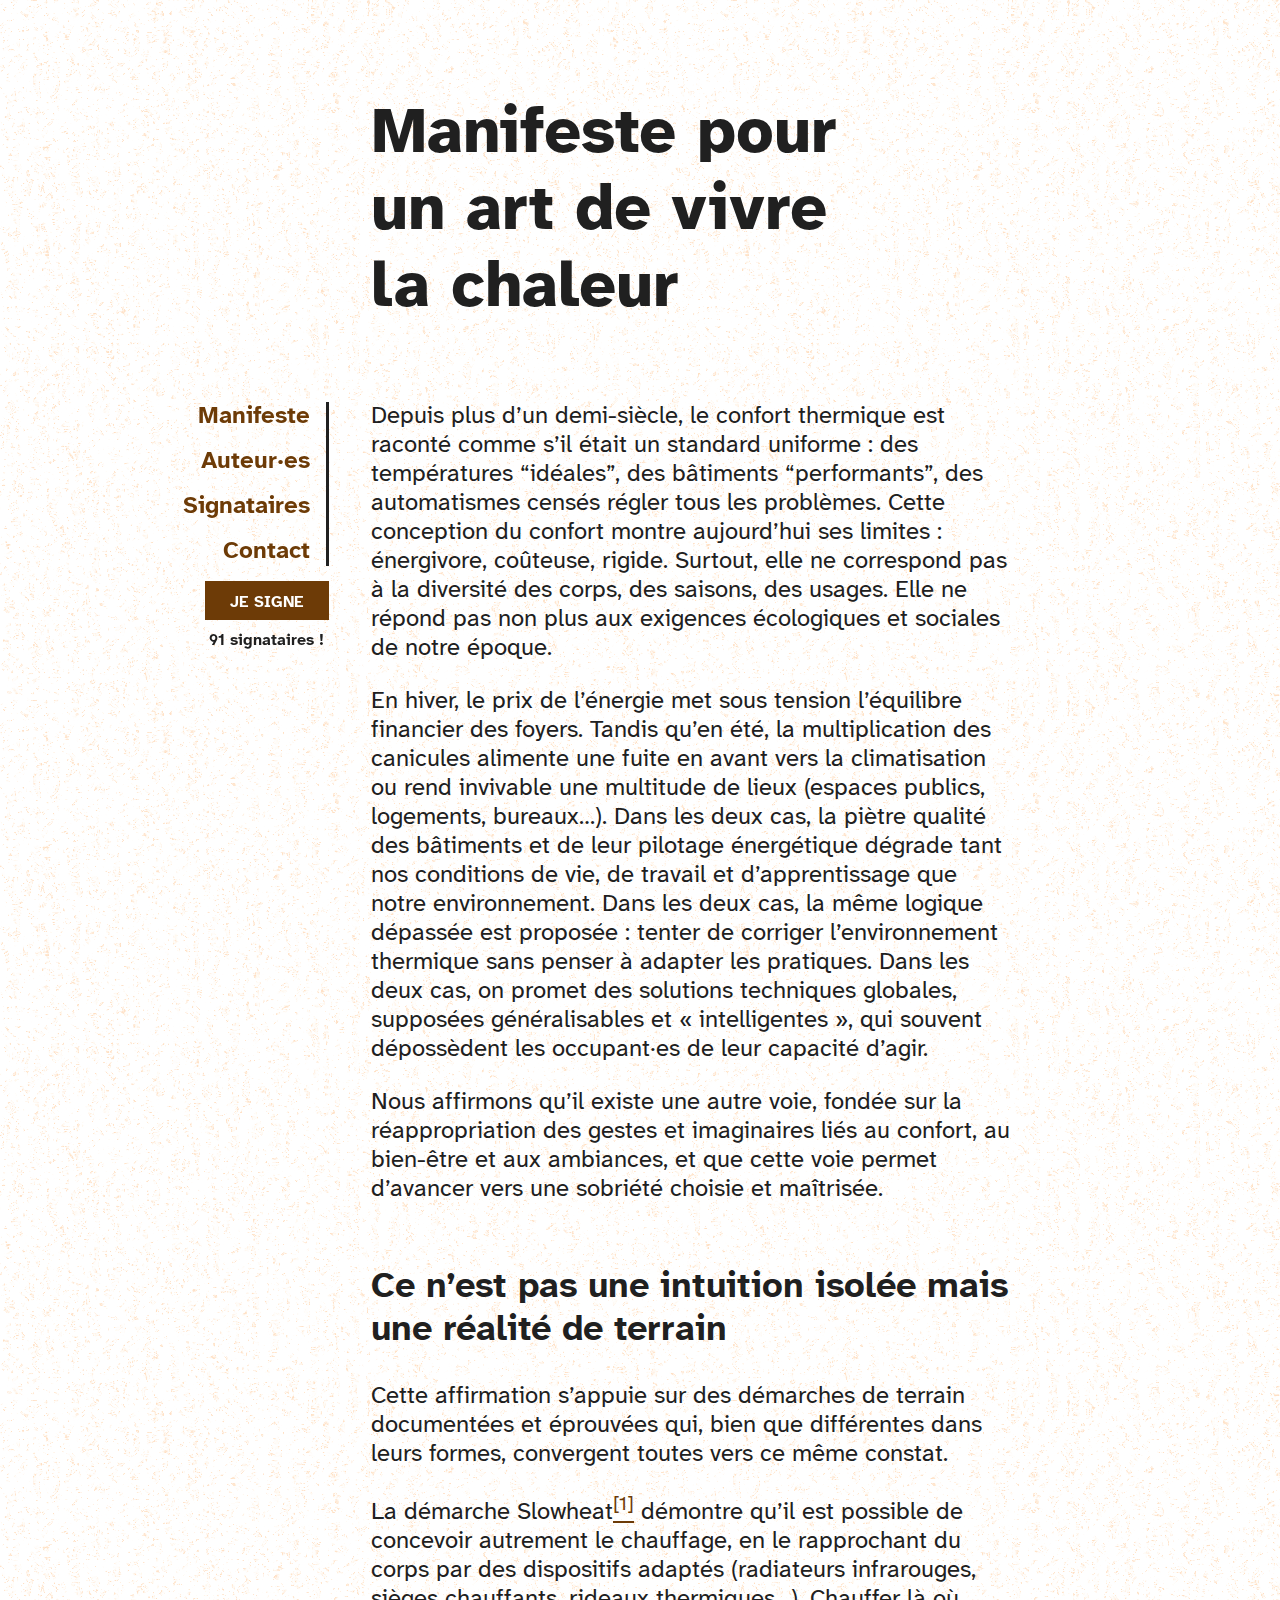
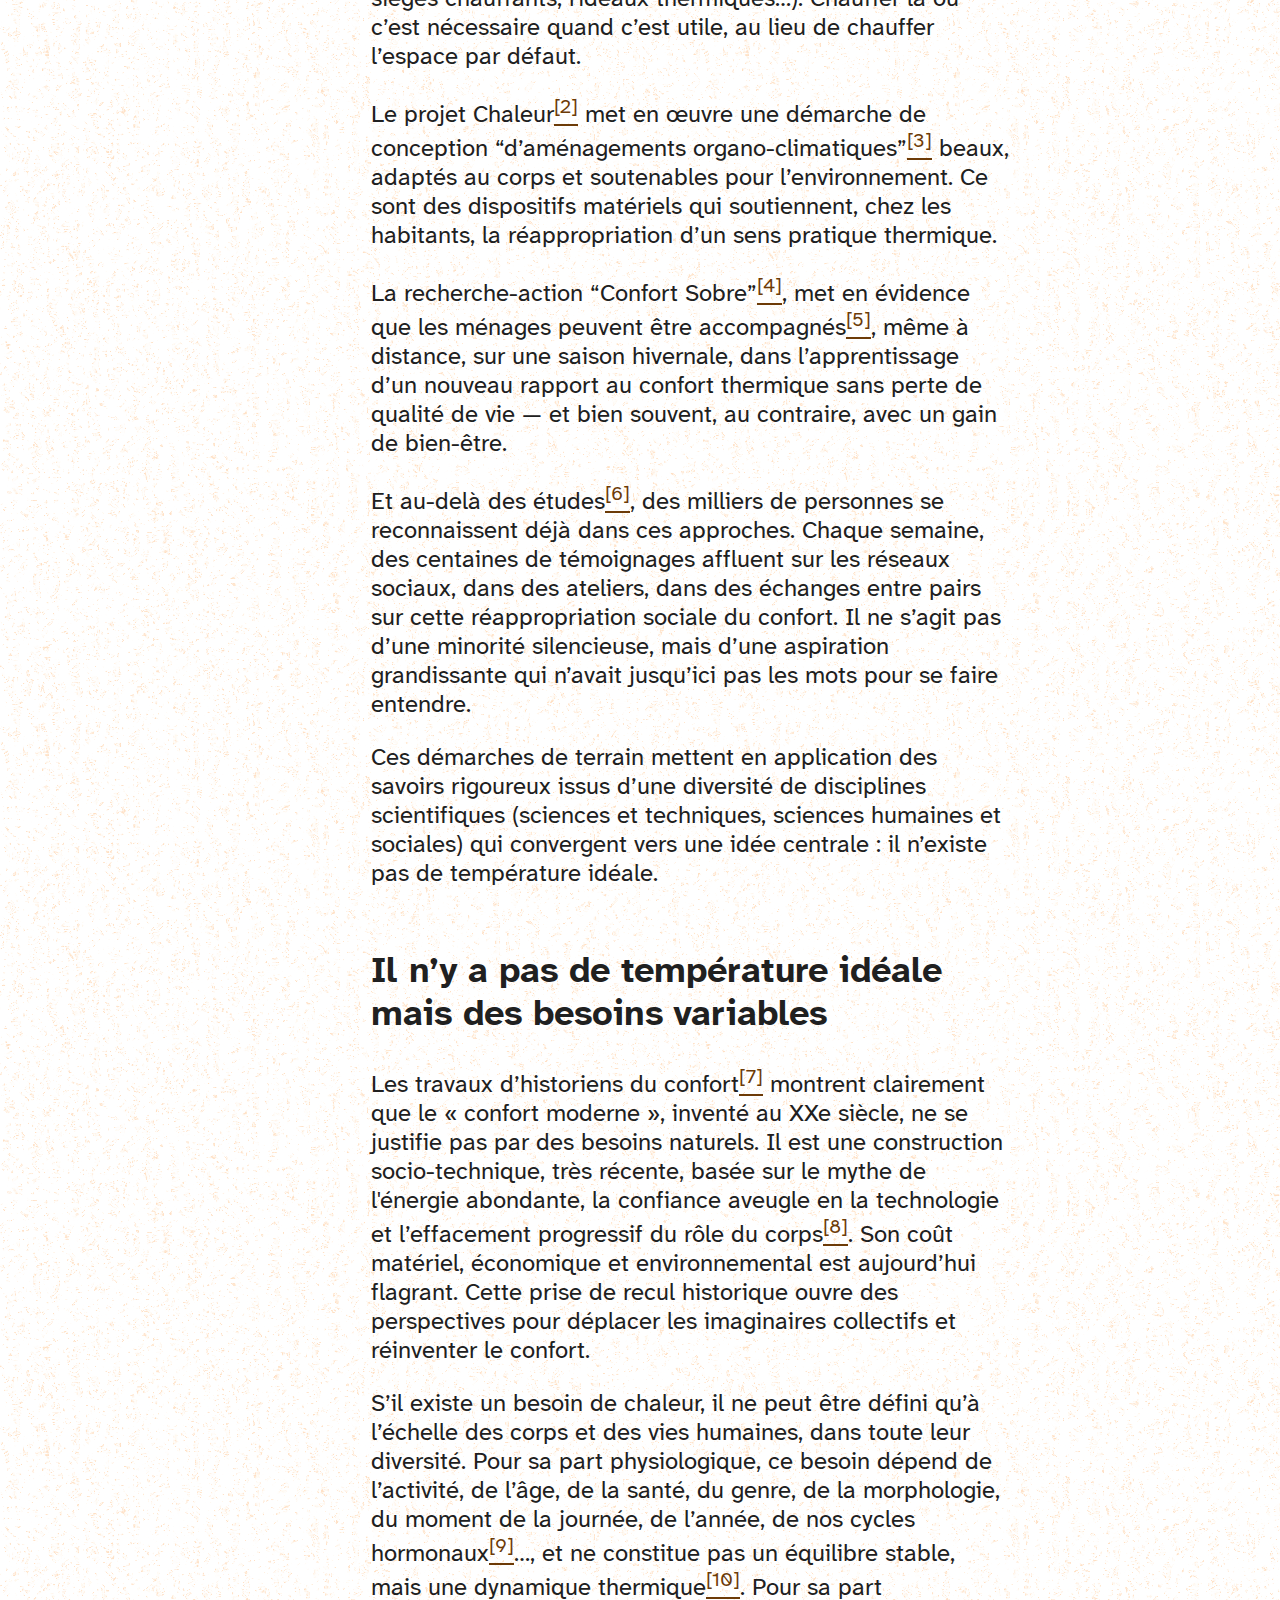
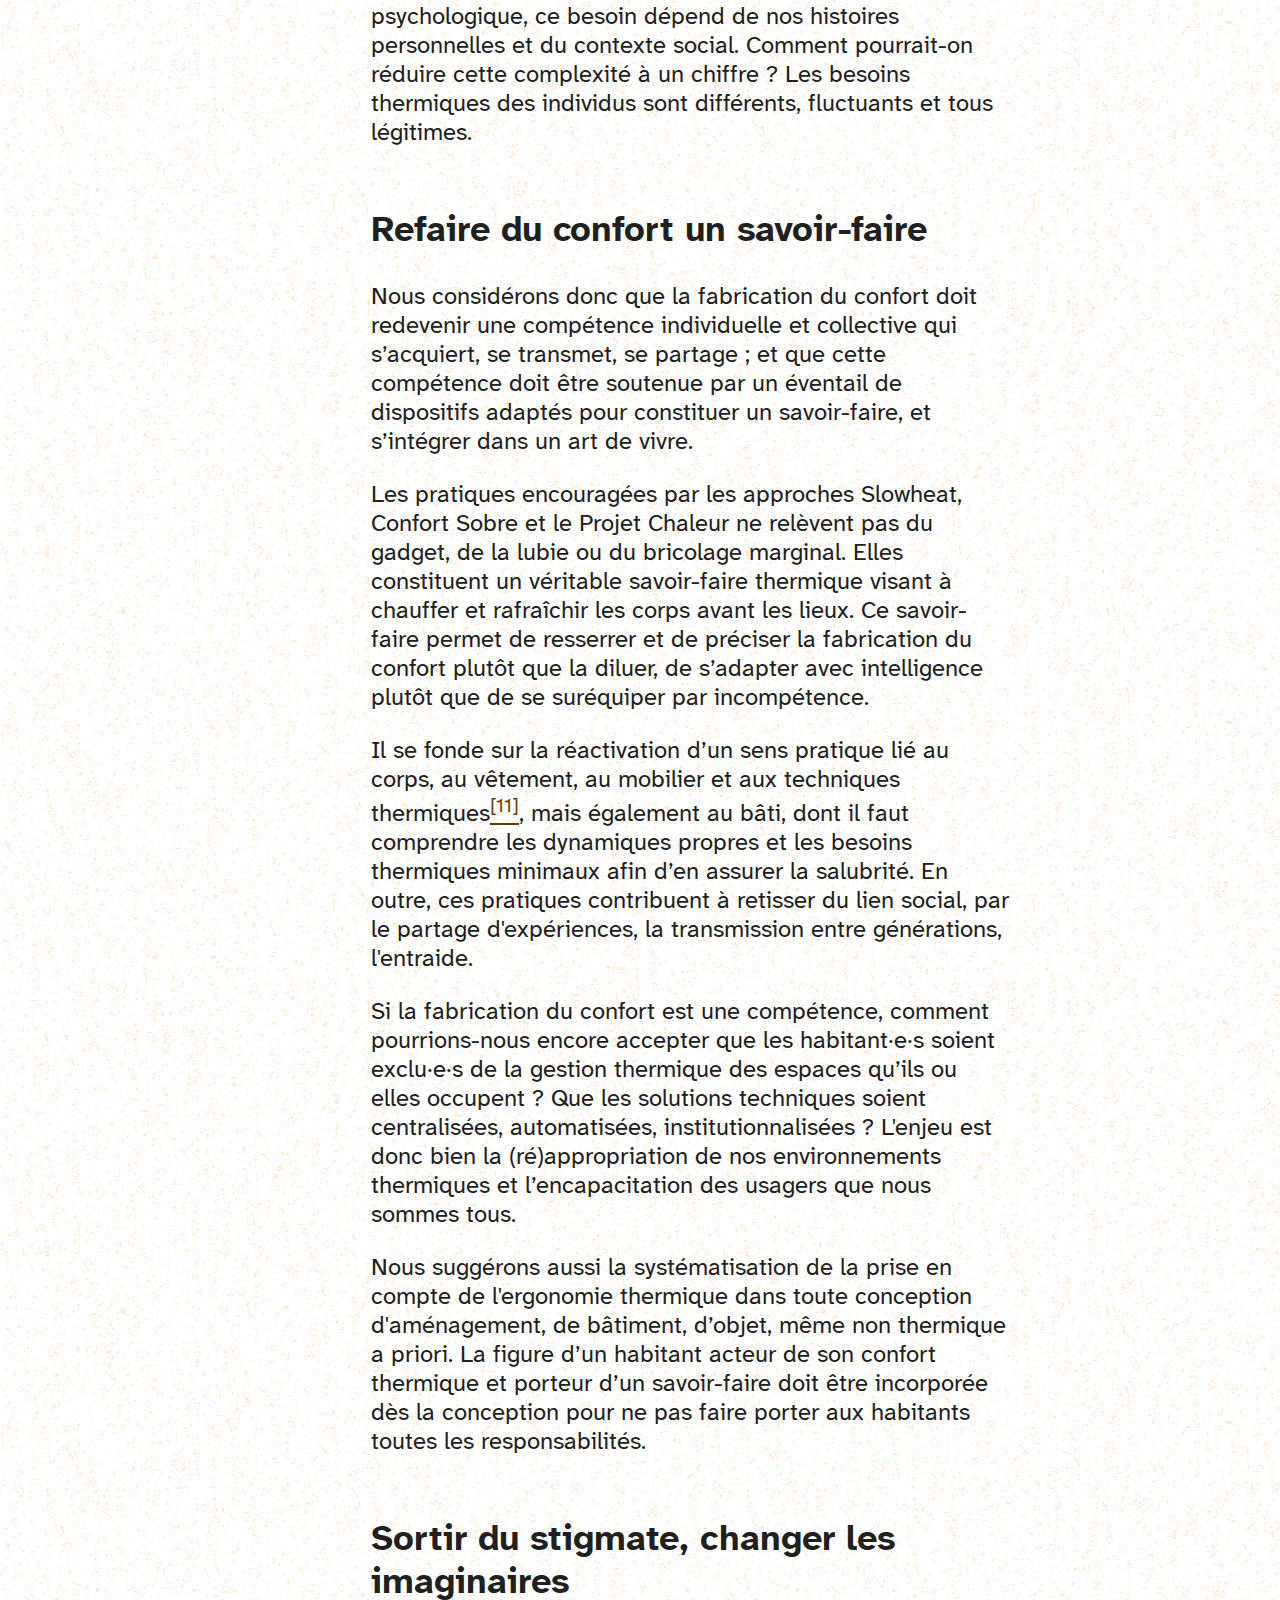
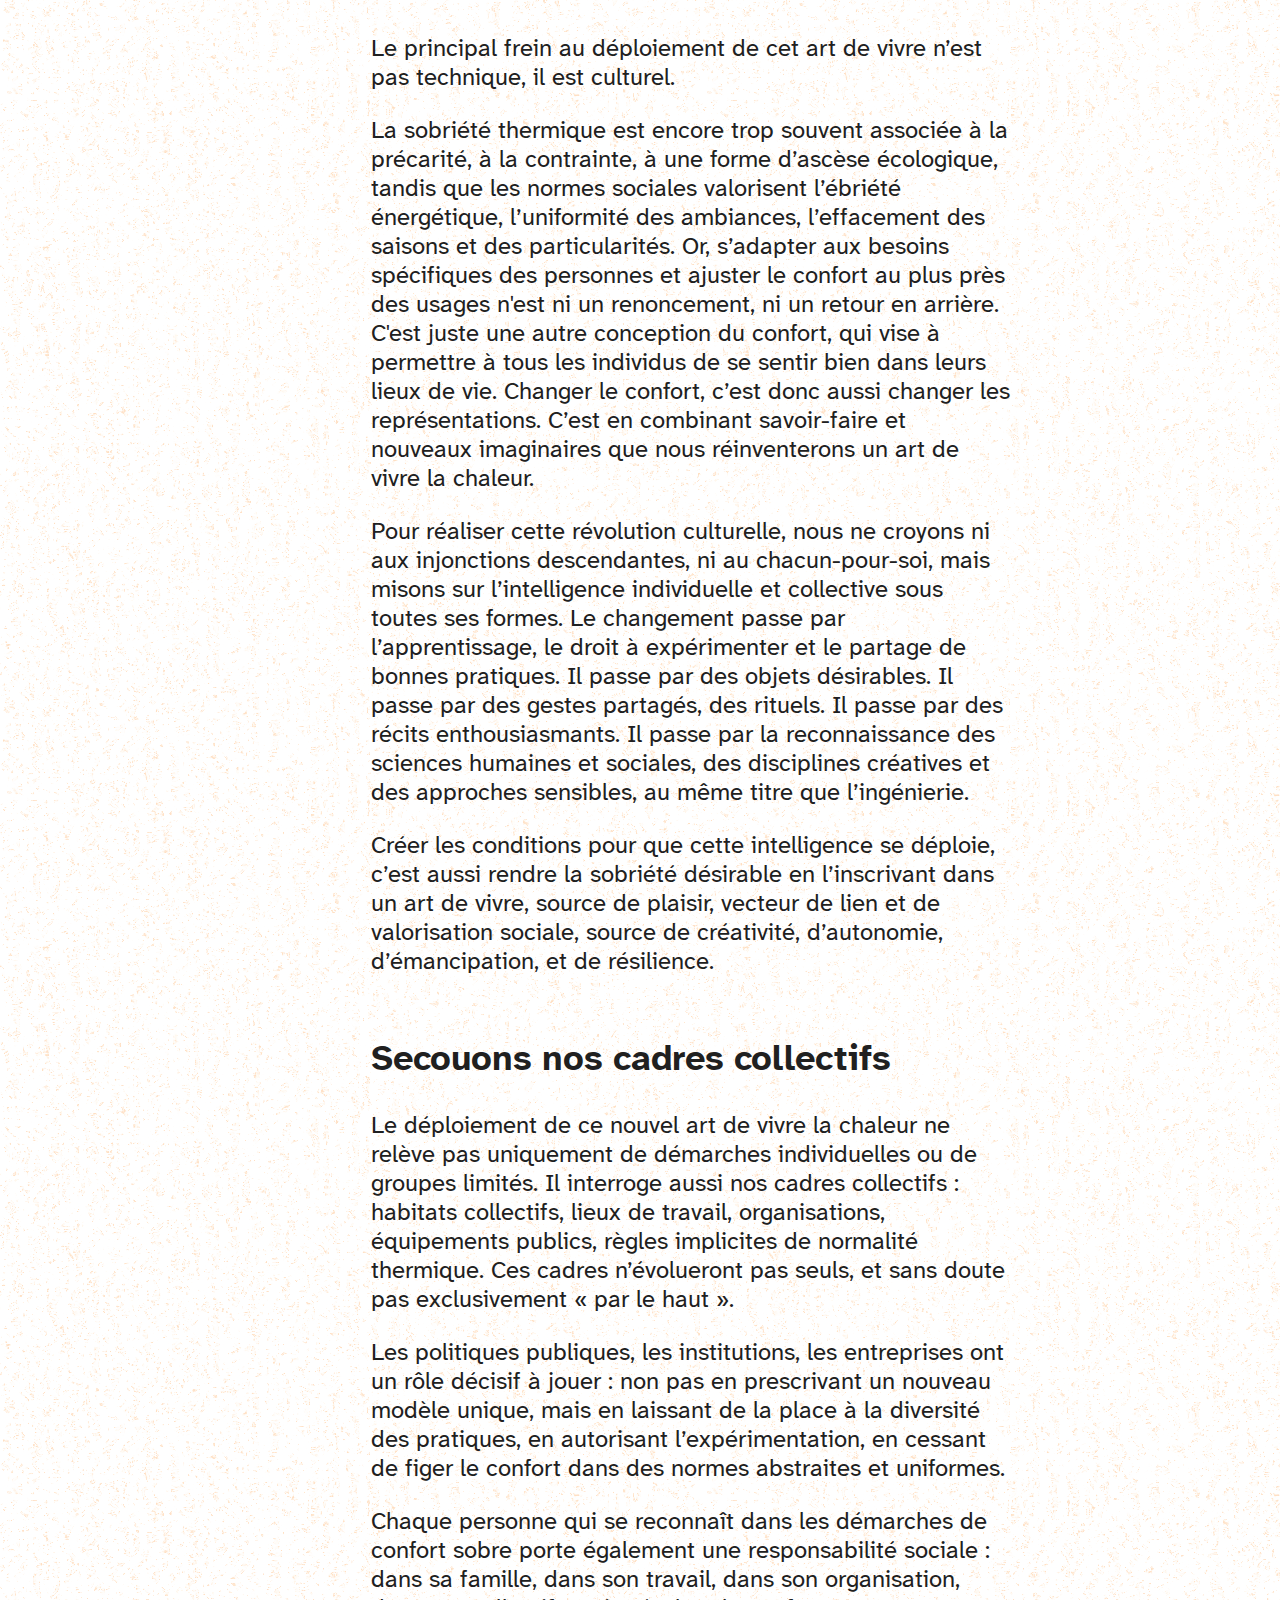
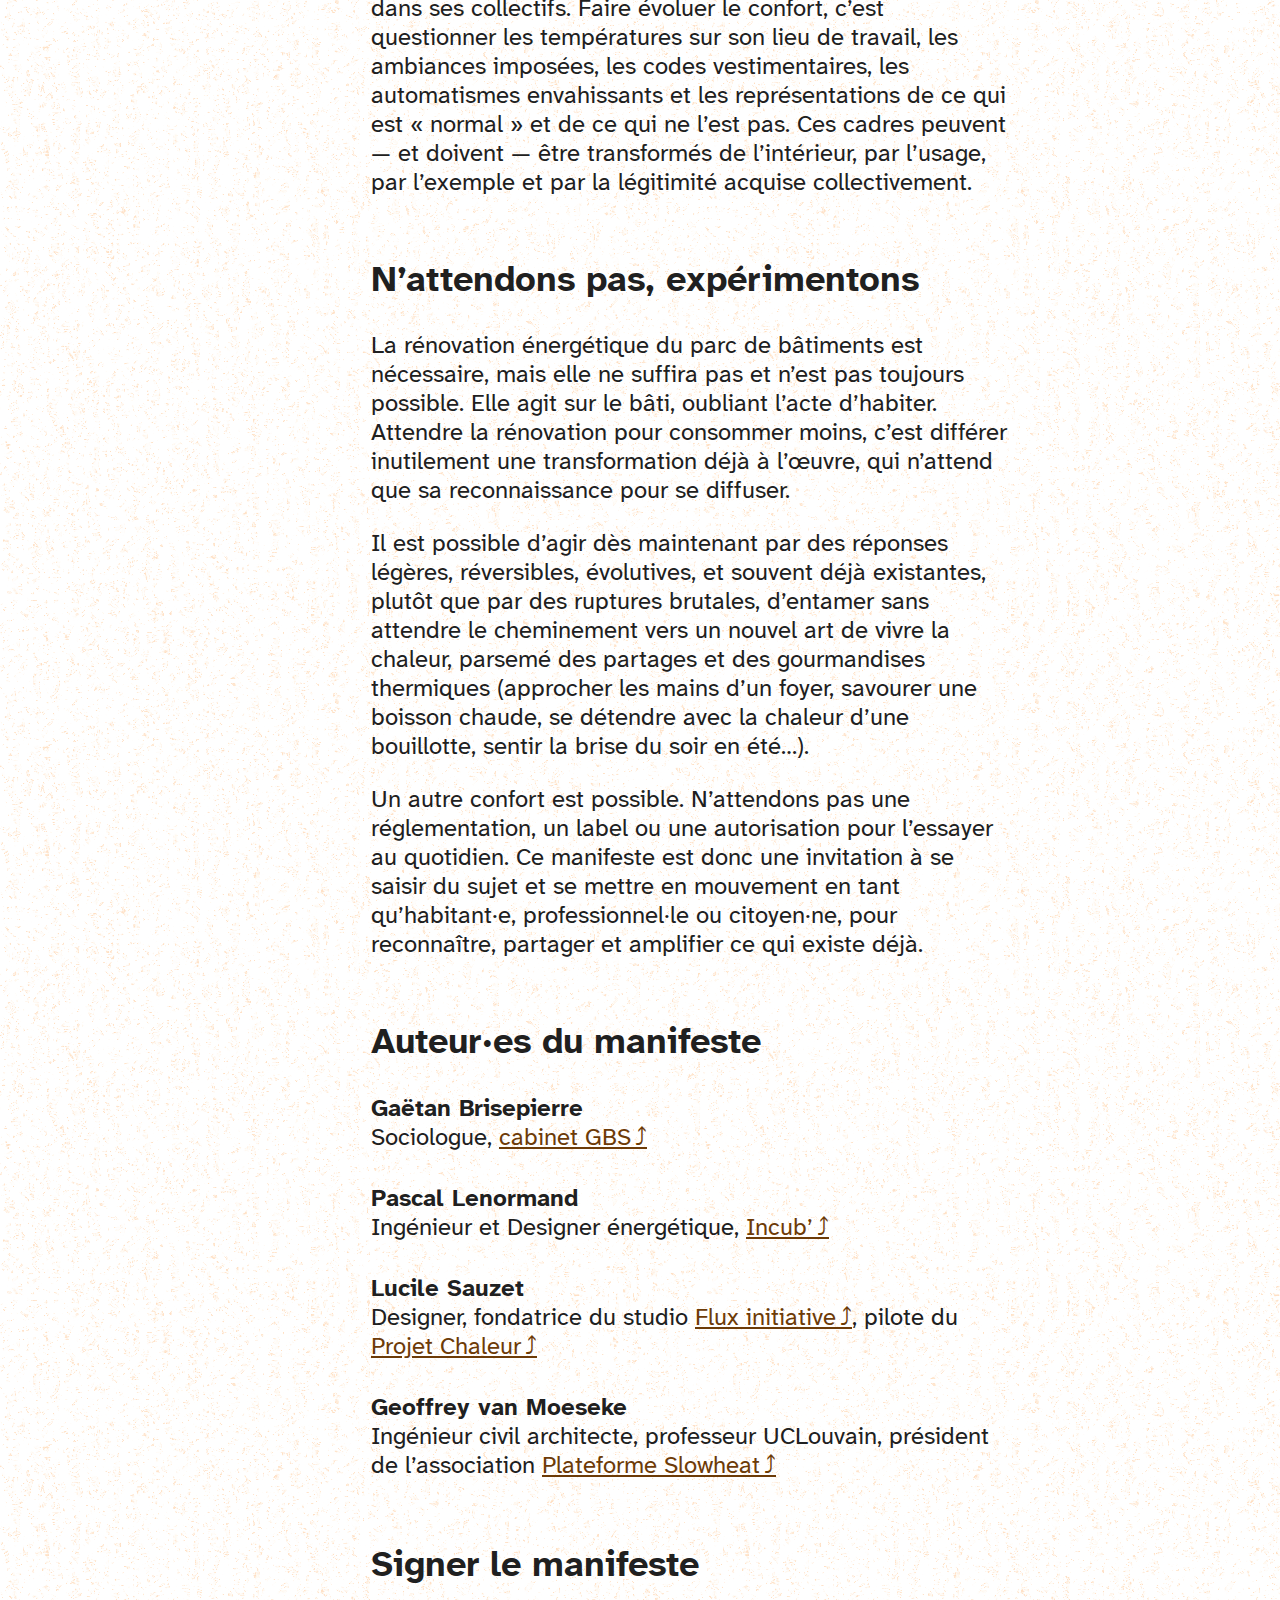
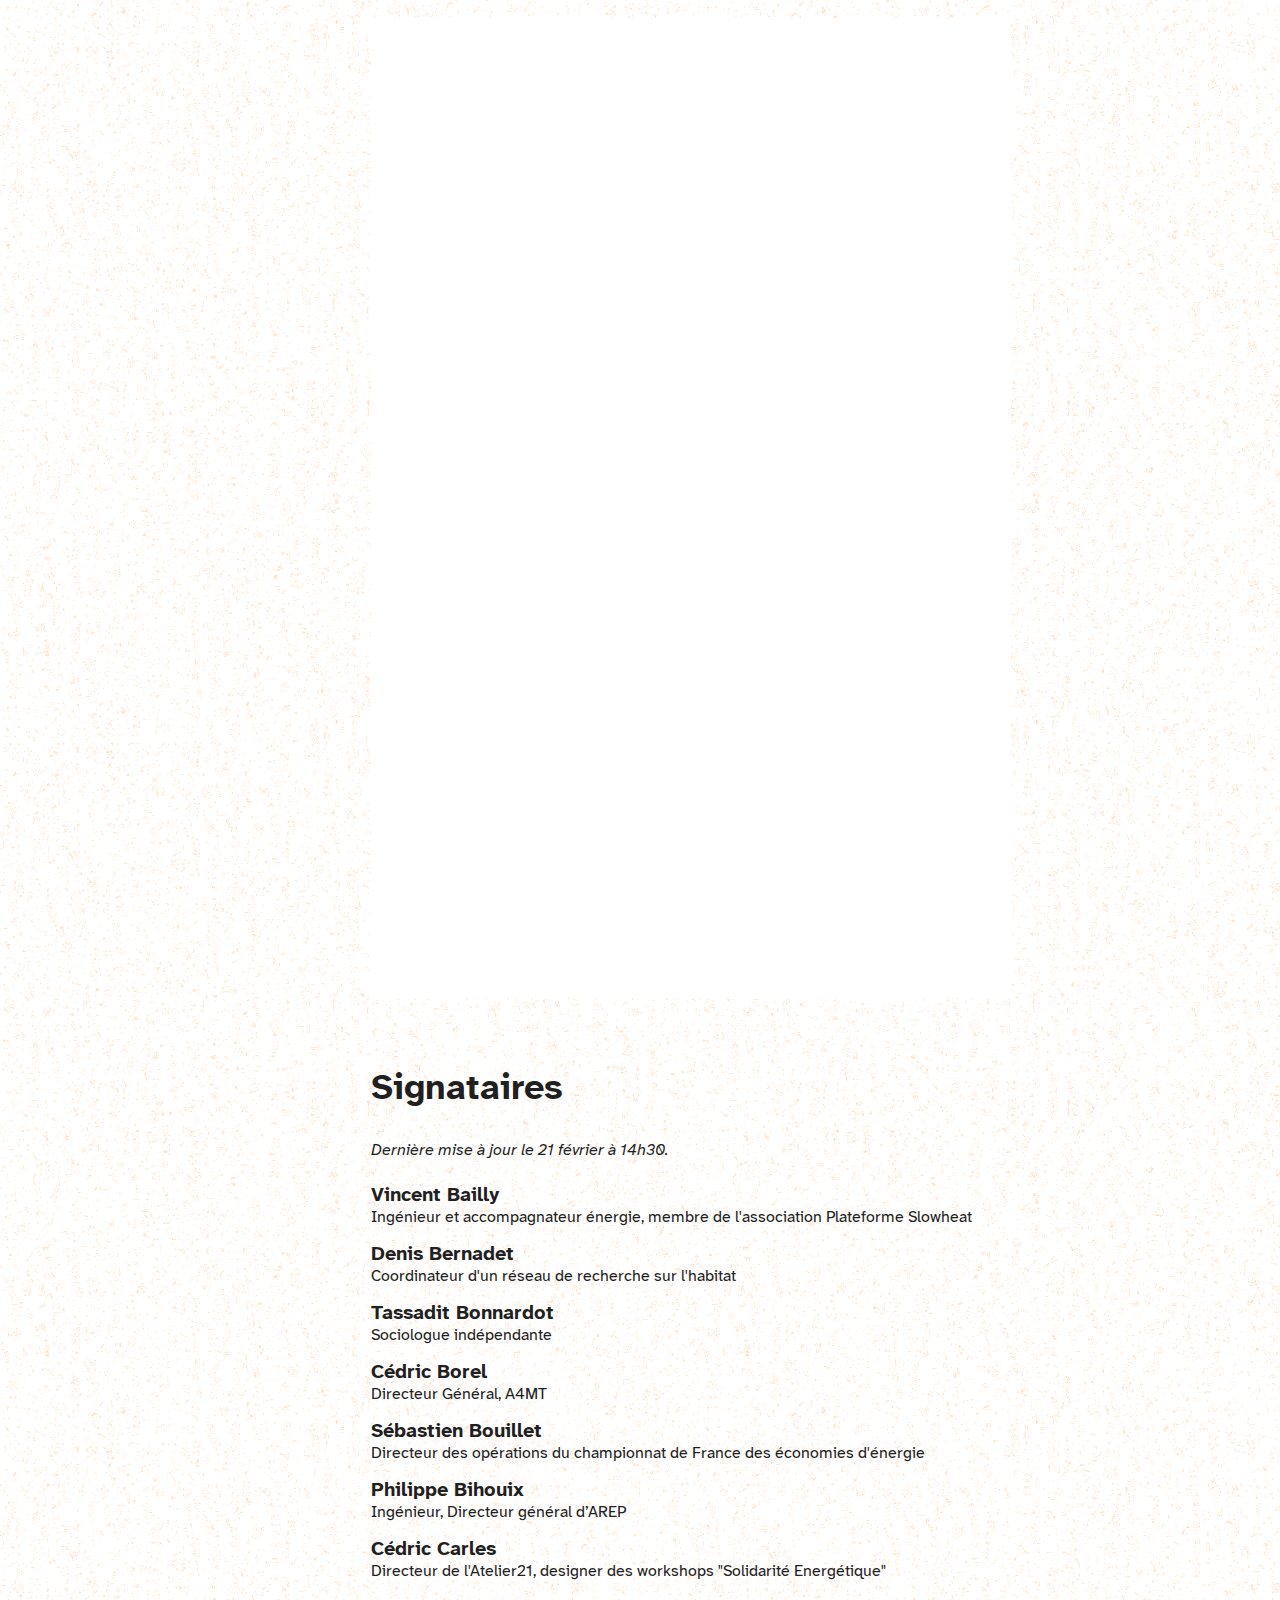
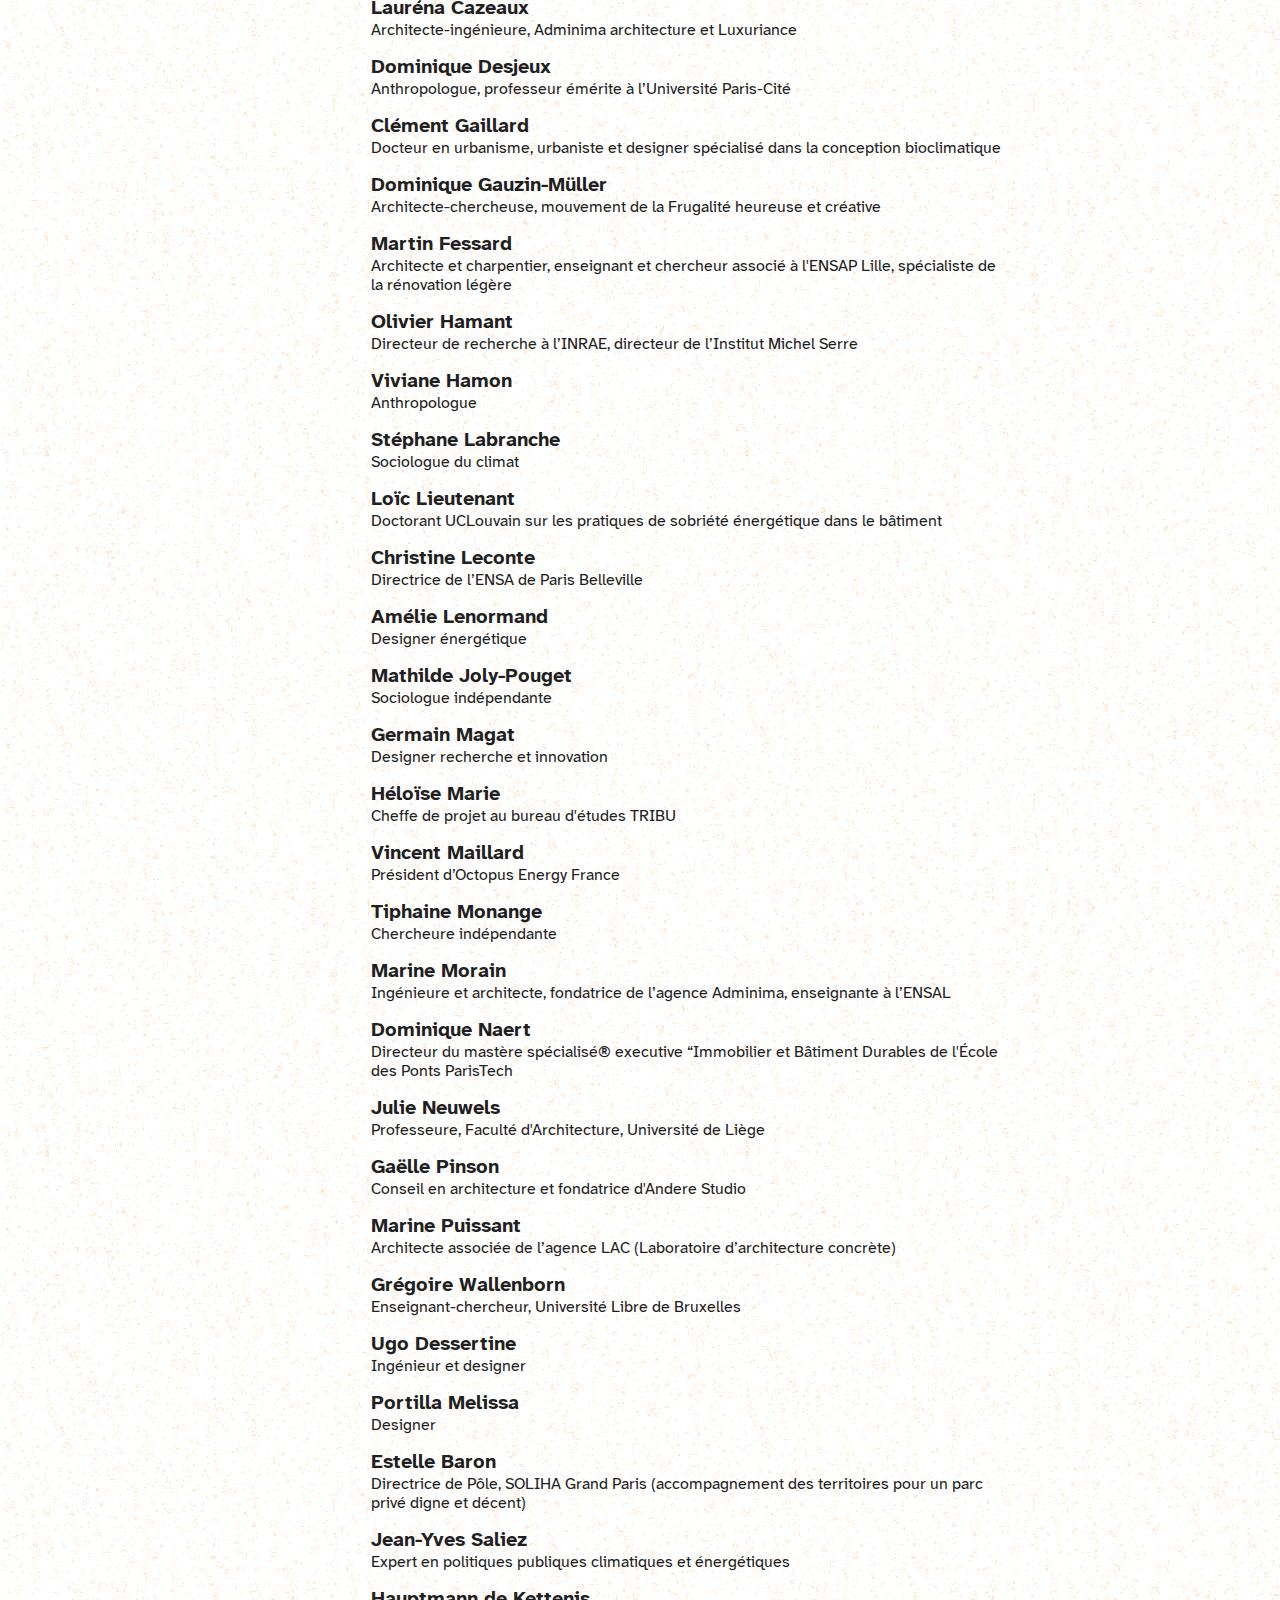
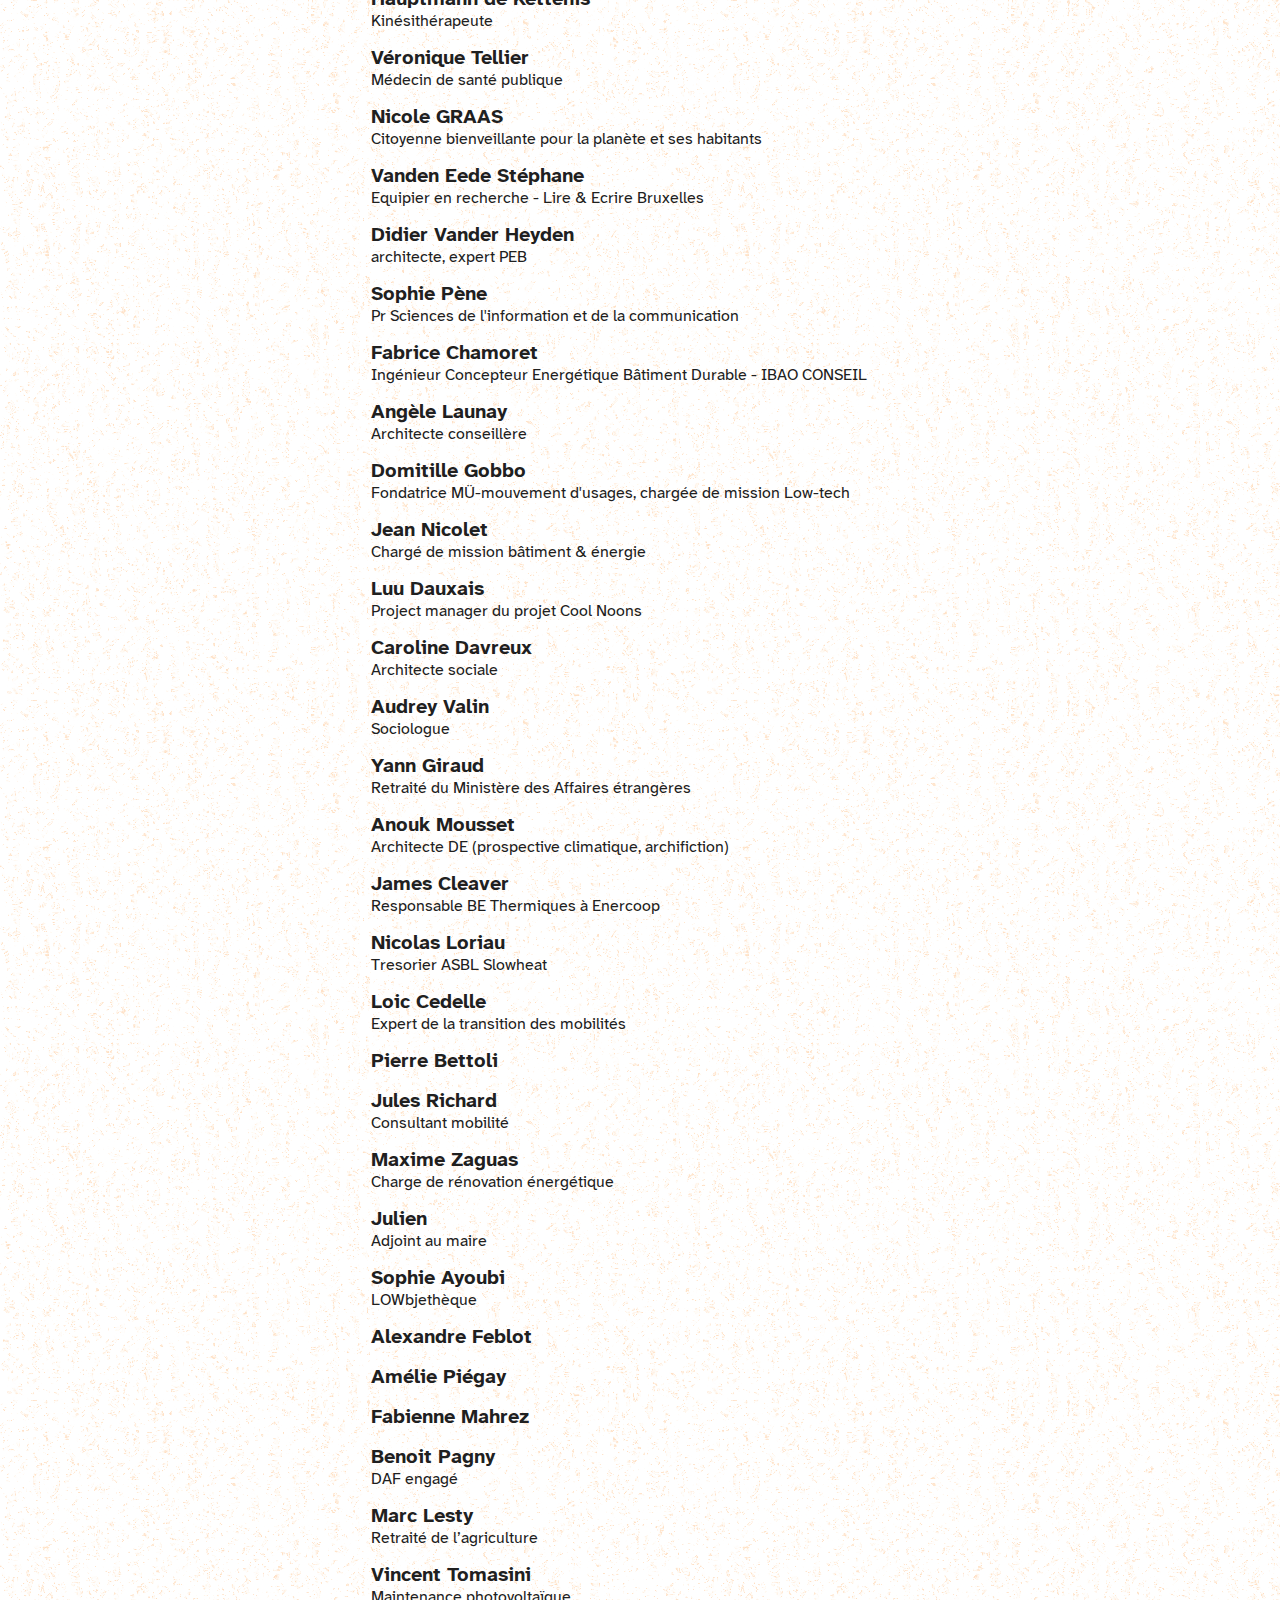
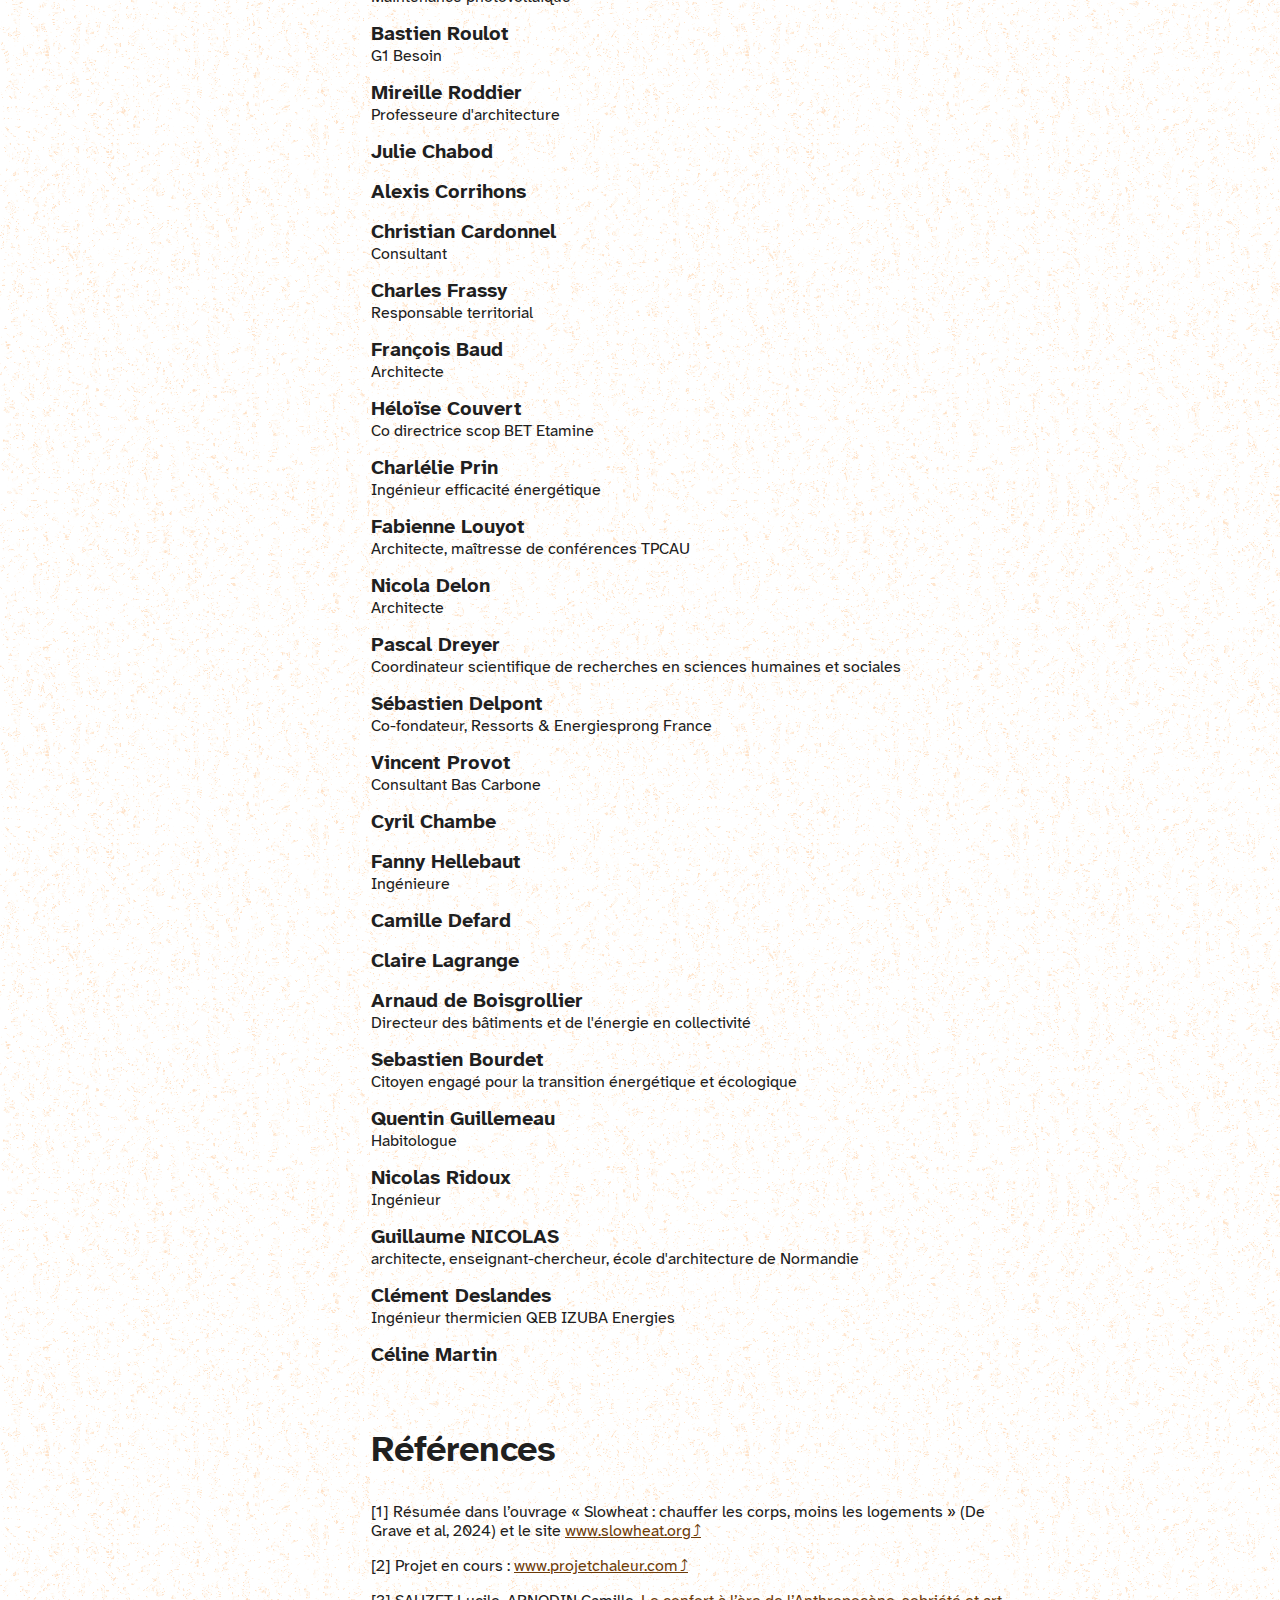
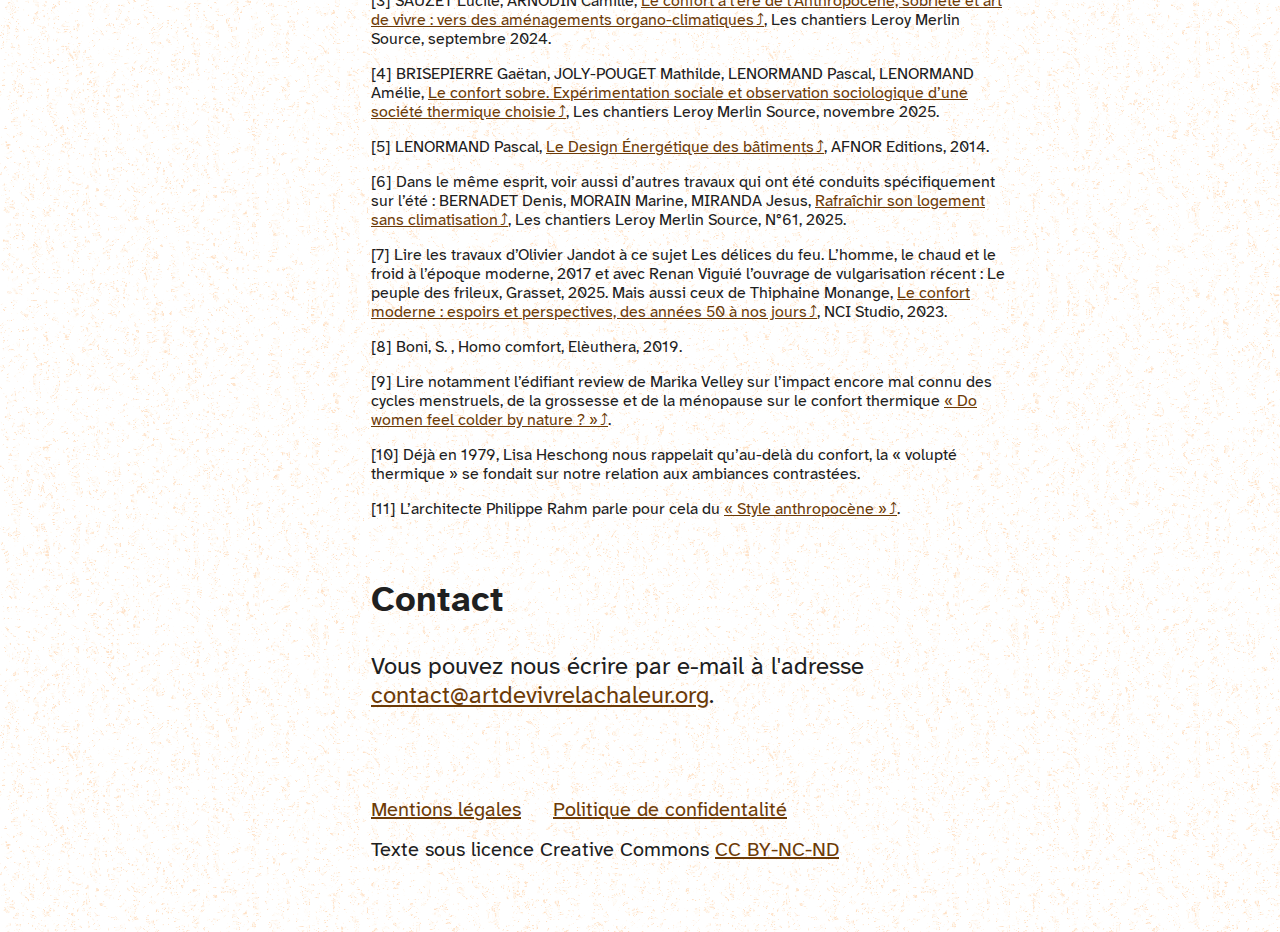
<file: index.html>
<!DOCTYPE html>
<html lang="fr-fr">
  <head>
      <meta charset="UTF-8" />
      <title>Manifeste pour un art de vivre la chaleur</title>
      <meta name="viewport" content="width=device-width,initial-scale=1" />
      <meta name="description" content="Depuis plus d’un demi-siècle, le confort thermique est raconté comme s’il était un standard uniforme. Cette conception du confort montre aujourd’hui ses limites : énergivore, coûteuse, rigide. Surtout, elle ne correspond pas à la diversité des corps, des saisons, des usages. Elle ne répond pas non plus aux exigences écologiques et sociales de notre époque." />
      <meta property="og:title" content="Manifeste pour un art de vivre la chaleur" />
      <meta property="og:url" content="https://artdevivrelachaleur.org" />
      <meta property="og:image" content="https://artdevivrelachaleur.org/images/cover.jpg" />
      <meta property="og:description" content="Depuis plus d’un demi-siècle, le confort thermique est raconté comme s’il était un standard uniforme. Cette conception du confort montre aujourd’hui ses limites : énergivore, coûteuse, rigide. Surtout, elle ne correspond pas à la diversité des corps, des saisons, des usages. Elle ne répond pas non plus aux exigences écologiques et sociales de notre époque." />
      <meta property="og:site_name" content="Manifeste pour un art de vivre la chaleur" />
      <meta property="og:type" content="website" />
      <link rel="stylesheet" type="text/css" href="style.css" />
      <link rel="icon" href="https://artdevivrelachaleur.org/images/favicon.png">
      <script>
          function loadDeferredIframe() {
              var iframe = document.getElementById("formulaire");
              iframe.src = "https://framaforms.org/votre-signature-1771192725"
          };
          window.onload = loadDeferredIframe;
      </script>
  </head>
  <body>

    <header>
        <h1>Manifeste pour un art de vivre la chaleur</h1>
    </header>

    <section id="manifeste">

      <nav>
        <ol>
          <li><a href="#manifeste"><strong>Manifeste</strong></a></li>
          <li><a href="#auteurs"><strong>Auteur·es</strong></a></li>
          <li><a href="#signataires"><strong>Signataires</strong></a></li>
          <li><a href="#contact"><strong>Contact</strong></a></li>
        </ol>
        <a href="#signer" class="button"><strong>Je signe</strong></a>
        <p class="decompte"><strong>91 signataires !</strong></p>
      </nav>

      <main>

        <section>
          <p>Depuis plus d’un demi-siècle, le confort thermique est raconté comme s’il était un standard uniforme : des températures “idéales”, des bâtiments “performants”, des automatismes censés régler tous les problèmes. Cette conception du confort montre aujourd’hui ses limites : énergivore, coûteuse, rigide. Surtout, elle ne correspond pas à la diversité des corps, des saisons, des usages. Elle ne répond pas non plus aux exigences écologiques et sociales de notre époque.</p>
          <p>En hiver, le prix de l’énergie met sous tension l’équilibre financier des foyers. Tandis qu’en été, la multiplication des canicules alimente une fuite en avant vers la climatisation ou rend invivable une multitude de lieux (espaces publics, logements, bureaux…). Dans les deux cas, la piètre qualité des bâtiments et de leur pilotage énergétique dégrade tant nos conditions de vie, de travail et d’apprentissage que notre environnement. Dans les deux cas, la même logique dépassée est proposée : tenter de corriger l’environnement thermique sans penser à adapter les pratiques. Dans les deux cas, on promet des solutions techniques globales, supposées généralisables et « intelligentes », qui souvent dépossèdent les occupant·es de leur capacité d’agir.</p>
          <p>Nous affirmons qu’il existe une autre voie, fondée sur la réappropriation des gestes et imaginaires liés au confort, au bien-être et aux ambiances, et que cette voie permet d’avancer vers une sobriété choisie et maîtrisée.</p>
        </section>

        <section>
          <h2>Ce n’est pas une intuition isolée mais une réalité de terrain</h2>
          <p>Cette affirmation s’appuie sur des démarches de terrain documentées et éprouvées qui, bien que différentes dans leurs formes, convergent toutes vers ce même constat.</p>
          <p>La démarche Slowheat<a href="#ancre1"><sup>[1]</sup></a> démontre qu’il est possible de concevoir autrement le chauffage, en le rapprochant du corps par des dispositifs adaptés (radiateurs infrarouges, sièges chauffants, rideaux thermiques…). Chauffer là où c’est nécessaire quand c’est utile, au lieu de chauffer l’espace par défaut.</p>
          <p>Le projet Chaleur<a href="#ancre2"><sup>[2]</sup></a> met en œuvre une démarche de conception “d’aménagements organo-climatiques”<a href="#ancre3"><sup>[3]</sup></a> beaux, adaptés au corps et soutenables pour l’environnement. Ce sont des dispositifs matériels qui soutiennent, chez les habitants, la réappropriation d’un sens pratique thermique.</p>
          <p>La recherche-action “Confort Sobre”<a href="#ancre4"><sup>[4]</sup></a>, met en évidence que les ménages peuvent être accompagnés<a href="#ancre5"><sup>[5]</sup></a>, même à distance, sur une saison hivernale, dans l’apprentissage d’un nouveau rapport au confort thermique sans perte de qualité de vie — et bien souvent, au contraire, avec un gain de bien-être.</p>
          <p>Et au-delà des études<a href="#ancre6"><sup>[6]</sup></a>, des milliers de personnes se reconnaissent déjà dans ces approches. Chaque semaine, des centaines de témoignages affluent sur les réseaux sociaux, dans des ateliers, dans des échanges entre pairs sur cette réappropriation sociale du confort. Il ne s’agit pas d’une minorité silencieuse, mais d’une aspiration grandissante qui n’avait jusqu’ici pas les mots pour se faire entendre.</p>
          <p>Ces démarches de terrain mettent en application des savoirs rigoureux issus d’une diversité de disciplines scientifiques (sciences et techniques, sciences humaines et sociales) qui convergent vers une idée centrale : il n’existe pas de température idéale.</p>
        </section>

        <section>
          <h2>Il n’y a pas de température idéale mais des besoins variables</h2>
          <p>Les travaux d’historiens du confort<a href="#ancre7"><sup>[7]</sup></a> montrent clairement que le « confort moderne », inventé au XXe siècle, ne se justifie pas par des besoins naturels. Il est une construction socio-technique, très récente, basée sur le mythe de l'énergie abondante, la confiance aveugle en la technologie et l’effacement progressif du rôle du corps<a href="#ancre8"><sup>[8]</sup></a>. Son coût matériel, économique et environnemental est aujourd’hui flagrant. Cette prise de recul historique ouvre des perspectives pour déplacer les imaginaires collectifs et réinventer le confort.</p>
          <p>S’il existe un besoin de chaleur, il ne peut être défini qu’à l’échelle des corps et des vies humaines, dans toute leur diversité. Pour sa part physiologique, ce besoin dépend de l’activité, de l’âge, de la santé, du genre, de la morphologie, du moment de la journée, de l’année, de nos cycles hormonaux<a href="#ancre9"><sup>[9]</sup></a>…, et ne constitue pas un équilibre stable, mais une dynamique thermique<a href="#ancre10"><sup>[10]</sup></a>. Pour sa part psychologique, ce besoin dépend de nos histoires personnelles et du contexte social. Comment pourrait-on réduire cette complexité à un chiffre ? Les besoins thermiques des individus sont différents, fluctuants et tous légitimes.</p>
        </section>

        <section>
          <h2>Refaire du confort un savoir-faire</h2>
          <p>Nous considérons donc que la fabrication du confort doit redevenir une compétence individuelle et collective qui s’acquiert, se transmet, se partage ; et que cette compétence doit être soutenue par un éventail de dispositifs adaptés pour constituer un savoir-faire, et s’intégrer dans un art de vivre.</p>
          <p>Les pratiques encouragées par les approches Slowheat, Confort Sobre et le Projet Chaleur ne relèvent pas du gadget, de la lubie ou du bricolage marginal. Elles constituent un véritable savoir-faire thermique visant à chauffer et rafraîchir les corps avant les lieux. Ce savoir-faire permet de resserrer et de préciser la fabrication du confort plutôt que la diluer, de s’adapter avec intelligence plutôt que de se suréquiper par incompétence.</p>
          <p>Il se fonde sur la réactivation d’un sens pratique lié au corps, au vêtement, au mobilier et aux techniques thermiques<a href="#ancre11"><sup>[11]</sup></a>, mais également au bâti, dont il faut comprendre les dynamiques propres et les besoins thermiques minimaux afin d’en assurer la salubrité. En outre, ces pratiques contribuent à retisser du lien social, par le partage d'expériences, la transmission entre générations, l'entraide.</p>
          <p>Si la fabrication du confort est une compétence, comment pourrions-nous encore accepter que les habitant·e·s soient exclu·e·s de la gestion thermique des espaces qu’ils ou elles occupent ? Que les solutions techniques soient centralisées, automatisées, institutionnalisées ? L'enjeu est donc bien la (ré)appropriation de nos environnements thermiques et l’encapacitation des usagers que nous sommes tous.</p>
          <p>Nous suggérons aussi la systématisation de la prise en compte de l'ergonomie thermique dans toute conception d'aménagement, de bâtiment, d’objet, même non thermique a priori. La figure d’un habitant acteur de son confort thermique et porteur d’un savoir-faire doit être incorporée dès la conception pour ne pas faire porter aux habitants toutes les responsabilités.</p>
        </section>

        <section>
          <h2>Sortir du stigmate, changer les imaginaires</h2>
          <p>Le principal frein au déploiement de cet art de vivre n’est pas technique, il est culturel.</p>
          <p>La sobriété thermique est encore trop souvent associée à la précarité, à la contrainte, à une forme d’ascèse écologique, tandis que les normes sociales valorisent l’ébriété énergétique, l’uniformité des ambiances, l’effacement des saisons et des particularités. Or, s’adapter aux besoins spécifiques des personnes et ajuster le confort au plus près des usages n'est ni un renoncement, ni un retour en arrière. C'est juste une autre conception du confort, qui vise à permettre à tous les individus de se sentir bien dans leurs lieux de vie. Changer le confort, c’est donc aussi changer les représentations. C’est en combinant savoir-faire et nouveaux imaginaires que nous réinventerons un art de vivre la chaleur.</p>
          <p>Pour réaliser cette révolution culturelle, nous ne croyons ni aux injonctions descendantes, ni au chacun-pour-soi, mais misons sur l’intelligence individuelle et collective sous toutes ses formes. Le changement passe par l’apprentissage, le droit à expérimenter et le partage de bonnes pratiques. Il passe par des objets désirables. Il passe par des gestes partagés, des rituels. Il passe par des récits enthousiasmants. Il passe par la reconnaissance des sciences humaines et sociales, des disciplines créatives et des approches sensibles, au même titre que l’ingénierie.</p>
          <p>Créer les conditions pour que cette intelligence se déploie, c’est aussi rendre la sobriété désirable en l’inscrivant dans un art de vivre, source de plaisir, vecteur de lien et de valorisation sociale, source de créativité, d’autonomie, d’émancipation, et de résilience.</p>
        </section>

        <section>
          <h2>Secouons nos cadres collectifs</h2>
          <p>Le déploiement de ce nouvel art de vivre la chaleur ne relève pas uniquement de démarches individuelles ou de groupes limités. Il interroge aussi nos cadres collectifs : habitats collectifs, lieux de travail, organisations, équipements publics, règles implicites de normalité thermique. Ces cadres n’évolueront pas seuls, et sans doute pas exclusivement « par le haut ».</p>
          <p>Les politiques publiques, les institutions, les entreprises ont un rôle décisif à jouer : non pas en prescrivant un nouveau modèle unique, mais en laissant de la place à la diversité des pratiques, en autorisant l’expérimentation, en cessant de figer le confort dans des normes abstraites et uniformes.</p>
          <p>Chaque personne qui se reconnaît dans les démarches de confort sobre porte également une responsabilité sociale : dans sa famille, dans son travail, dans son organisation, dans ses collectifs. Faire évoluer le confort, c’est questionner les températures sur son lieu de travail, les ambiances imposées, les codes vestimentaires, les automatismes envahissants et les représentations de ce qui est « normal » et de ce qui ne l’est pas. Ces cadres peuvent — et doivent — être transformés de l’intérieur, par l’usage, par l’exemple et par la légitimité acquise collectivement.</p>
        </section>

        <section>
          <h2>N’attendons pas, expérimentons</h2>
          <p>La rénovation énergétique du parc de bâtiments est nécessaire, mais elle ne suffira pas et n’est pas toujours possible. Elle agit sur le bâti, oubliant l’acte d’habiter. Attendre la rénovation pour consommer moins, c’est différer inutilement une transformation déjà à l’œuvre, qui n’attend que sa reconnaissance pour se diffuser.</p>
          <p>Il est possible d’agir dès maintenant par des réponses légères, réversibles, évolutives, et souvent déjà existantes, plutôt que par des ruptures brutales, d’entamer sans attendre le cheminement vers un nouvel art de vivre la chaleur, parsemé des partages et des gourmandises thermiques (approcher les mains d’un foyer, savourer une boisson chaude, se détendre avec la chaleur d’une bouillotte, sentir la brise du soir en été…).</p>
          <p>Un autre confort est possible. N’attendons pas une réglementation, un label ou une autorisation pour l’essayer au quotidien. Ce manifeste est donc une invitation à se saisir du sujet et se mettre en mouvement en tant qu’habitant·e, professionnel·le ou citoyen·ne, pour reconnaître, partager et amplifier ce qui existe déjà.</p>
        </section>

        <section id="auteurs">
          <h2>Auteur·es du manifeste</h2>
          <ul class="authors">
            <li class="author">
              <h3>Gaëtan Brisepierre</h3>
              <p>Sociologue, <a href="https://gbrisepierre.fr/" target="_blank" title="cabinet GBS - Nouvelle fenêtre">cabinet GBS<span aria-hidden="true">&#x202F;⤴︎</span></a></p>
            </li>
            <li class="author">
              <h3>Pascal Lenormand</h3>
              <p>Ingénieur et Designer énergétique, <a href="https://www.incub.net/" target="_blank" title="Incub’ - Nouvelle fenêtre">Incub’<span aria-hidden="true">&#x202F;⤴︎</span></a></p>
            </li>
            <li class="author">
              <h3>Lucile Sauzet</h3>
              <p>Designer, fondatrice du studio <a href="https://fluxinitiative.com/" target="_blank" title="Flux initiative - Nouvelle fenêtre">Flux initiative<span aria-hidden="true">&#x202F;⤴︎</span></a>, pilote du <a href="https://projetchaleur.com/" target="_blank" title="Projet Chaleur - Nouvelle fenêtre">Projet Chaleur<span aria-hidden="true">&#x202F;⤴︎</span></a></p>
            </li>
            <li class="author">
              <h3>Geoffrey van Moeseke</h3>
              <p>Ingénieur civil architecte, professeur UCLouvain, président de l’association <a href="https://www.slowheat.org/" target="_blank" title="Plateforme Slowheat - Nouvelle fenêtre">Plateforme Slowheat<span aria-hidden="true">&#x202F;⤴︎</span></a></p>
            </li>
          </ul>
        </section>

        <section id="signer">
          <h2>Signer le manifeste</h2>
          <iframe src="about:blank" frameborder="0" width="100%" height="840px" title="Formulaire de signature" id="formulaire"></iframe>
        </section>

        <section id="signataires">
          <h2>Signataires</h2>
          <p class="update"><em>Dernière mise à jour le 21 février à 14h30.</em></p>
          <ul class="authors">
            <li class="author">
              <h3>Vincent Bailly</h3>
              <p>Ingénieur et accompagnateur énergie, membre de l'association Plateforme Slowheat</p>
            </li>
            <li class="author">
              <h3>Denis Bernadet</h3>
              <p>Coordinateur d'un réseau de recherche sur l'habitat</p>
            </li>
            <li class="author">
              <h3>Tassadit Bonnardot</h3>
              <p>Sociologue indépendante</p>
            </li>
            <li class="author">
              <h3>Cédric Borel</h3>
              <p>Directeur Général, A4MT</p>
            </li>
            <li class="author">
              <h3>Sébastien Bouillet</h3>
              <p>Directeur des opérations du championnat de France des économies d'énergie</p>
            </li>
            <li class="author">
              <h3>Philippe Bihouix</h3>
              <p>Ingénieur, Directeur général d’AREP </p>
            </li>
            <li class="author">
              <h3>Cédric Carles</h3>
              <p>Directeur de l'Atelier21, designer des workshops "Solidarité Energétique"</p>
            </li>
            <li class="author">
              <h3>Lauréna Cazeaux</h3>
              <p>Architecte-ingénieure, Adminima architecture et Luxuriance</p>
            </li>
            <li class="author">
              <h3>Dominique Desjeux</h3>
              <p>Anthropologue, professeur émérite à l’Université Paris-Cité</p>
            </li>
            <li class="author">
              <h3>Clément Gaillard</h3>
              <p>Docteur en urbanisme, urbaniste et designer spécialisé dans la conception bioclimatique</p>
            </li>
            <li class="author">
              <h3>Dominique Gauzin-Müller</h3>
              <p>Architecte-chercheuse, mouvement de la Frugalité heureuse et créative</p>
            </li>
            <li class="author">
              <h3>Martin Fessard</h3>
              <p>Architecte et charpentier, enseignant et chercheur associé à l'ENSAP Lille, spécialiste de la rénovation légère</p>
            </li>
            <li class="author">
              <h3>Olivier Hamant</h3>
              <p>Directeur de recherche à l’INRAE, directeur de l’Institut Michel Serre</p>
            </li>
            <li class="author">
              <h3>Viviane Hamon</h3>
              <p>Anthropologue</p>
            </li>
            <li class="author">
              <h3>Stéphane Labranche</h3>
              <p>Sociologue du climat</p>
            </li>
            <li class="author">
              <h3>Loïc Lieutenant</h3>
              <p>Doctorant UCLouvain sur les pratiques de sobriété énergétique dans le bâtiment</p>
            </li>
            <li class="author">
              <h3>Christine Leconte</h3>
              <p>Directrice de l’ENSA de Paris Belleville</p>
            </li>
            <li class="author">
              <h3>Amélie Lenormand</h3>
              <p>Designer énergétique</p>
            </li>
            <li class="author">
              <h3>Mathilde Joly-Pouget</h3>
              <p>Sociologue indépendante</p>
            </li>
            <li class="author">
              <h3>Germain Magat</h3>
              <p>Designer recherche et innovation</p>
            </li>
            <li class="author">
              <h3>Héloïse Marie</h3>
              <p>Cheffe de projet au bureau d'études TRIBU</p>
            </li>
            <li class="author">
              <h3>Vincent Maillard</h3>
              <p>Président d’Octopus Energy France</p>
            </li>
            <li class="author">
              <h3>Tiphaine Monange</h3>
              <p>Chercheure indépendante</p>
            </li>
            <li class="author">
              <h3>Marine Morain</h3>
              <p>Ingénieure et architecte, fondatrice de l’agence Adminima, enseignante à l’ENSAL</p>
            </li>
            <li class="author">
              <h3>Dominique Naert</h3>
              <p>Directeur du mastère spécialisé® executive “Immobilier et Bâtiment Durables de l'École des Ponts ParisTech</p>
            </li>
            <li class="author">
              <h3>Julie Neuwels</h3>
              <p>Professeure, Faculté d'Architecture, Université de Liège</p>
            </li>
            <li class="author">
              <h3>Gaëlle Pinson</h3>
              <p>Conseil en architecture et fondatrice d'Andere Studio</p>
            </li>
            <li class="author">
              <h3>Marine Puissant</h3>
              <p>Architecte associée de l’agence LAC (Laboratoire d’architecture concrète)</p>
            </li>
            <li class="author">
              <h3>Grégoire Wallenborn</h3>
              <p>Enseignant-chercheur, Université Libre de Bruxelles</p>
            </li>
            <li class="author">
              <h3>Ugo Dessertine</h3>
              <p>Ingénieur et designer</p>
            </li>
            <li class="author">
              <h3>Portilla Melissa </h3>
              <p>Designer</p>
            </li>
            <li class="author">
              <h3>Estelle Baron</h3>
              <p>Directrice de Pôle, SOLIHA Grand Paris (accompagnement des territoires pour un parc privé digne et décent)</p>
            </li>
            <li class="author">
              <h3>Jean-Yves Saliez</h3>
              <p>Expert en politiques publiques climatiques et énergétiques</p>
            </li>
            <li class="author">
              <h3>Hauptmann de Kettenis </h3>
              <p>Kinésithérapeute </p>
            </li>
            <li class="author">
              <h3>Véronique Tellier</h3>
              <p>Médecin de santé publique </p>
            </li>
            <li class="author">
              <h3>Nicole GRAAS</h3>
              <p>Citoyenne bienveillante pour la planète et ses habitants</p>
            </li>
            <li class="author">
              <h3>Vanden Eede Stéphane</h3>
              <p>Equipier en recherche - Lire &amp; Ecrire Bruxelles</p>
            </li>
            <li class="author">
              <h3>Didier Vander Heyden</h3>
              <p>architecte, expert PEB</p>
            </li>
            <li class="author">
              <h3>Sophie Pène</h3>
              <p>Pr Sciences de l&#39;information et de la communication</p>
            </li>
            <li class="author">
              <h3>Fabrice Chamoret </h3>
              <p>Ingénieur Concepteur Energétique Bâtiment Durable - IBAO CONSEIL</p>
            </li>
            <li class="author">
              <h3>Angèle Launay</h3>
              <p>Architecte conseillère</p>
            </li>
            <li class="author">
              <h3>Domitille Gobbo</h3>
              <p>Fondatrice MÜ-mouvement d&#39;usages, chargée de mission Low-tech </p>
            </li>
            <li class="author">
              <h3>Jean Nicolet</h3>
              <p>Chargé de mission bâtiment &amp; énergie</p>
            </li>
            <li class="author">
              <h3>Luu Dauxais</h3>
              <p>Project manager du projet Cool Noons</p>
            </li>
            <li class="author">
              <h3>Caroline Davreux </h3>
              <p>Architecte sociale</p>
            </li>
            <li class="author">
              <h3>Audrey Valin</h3>
              <p>Sociologue</p>
            </li>
            <li class="author">
              <h3>Yann Giraud</h3>
              <p>Retraité du Ministère des Affaires étrangères</p>
            </li>
            <li class="author">
              <h3>Anouk Mousset</h3>
              <p>Architecte DE (prospective climatique, archifiction) </p>
            </li>
            <li class="author">
              <h3>James Cleaver</h3>
              <p>Responsable BE Thermiques à Enercoop</p>
            </li>
            <li class="author">
              <h3>Nicolas Loriau</h3>
              <p>Tresorier ASBL Slowheat</p>
            </li>
            <li class="author">
              <h3>Loic Cedelle</h3>
              <p>Expert de la transition des mobilités</p>
            </li>
            <li class="author">
              <h3>Pierre Bettoli</h3>
            </li>
            <li class="author">
              <h3>Jules Richard</h3>
              <p>Consultant mobilité</p>
            </li>
            <li class="author">
              <h3>Maxime Zaguas</h3>
              <p>Charge de rénovation énergétique</p>
            </li>
            <li class="author">
              <h3>Julien</h3>
              <p>Adjoint au maire</p>
            </li>
            <li class="author">
              <h3>Sophie Ayoubi</h3>
              <p>LOWbjethèque</p>
            </li>
            <li class="author">
              <h3>Alexandre Feblot</h3>
            </li>
            <li class="author">
              <h3>Amélie Piégay </h3>
            </li>
            <li class="author">
              <h3>Fabienne Mahrez </h3>
            </li>
            <li class="author">
              <h3>Benoit Pagny</h3>
              <p>DAF engagé</p>
            </li>
            <li class="author">
              <h3>Marc Lesty </h3>
              <p>Retraité de l’agriculture </p>
            </li>
            <li class="author">
              <h3>Vincent Tomasini</h3>
              <p>Maintenance photovoltaïque </p>
            </li>
            <li class="author">
              <h3>Bastien Roulot</h3>
              <p>G1 Besoin</p>
            </li>
            <li class="author">
              <h3>Mireille Roddier</h3>
              <p>Professeure d&#39;architecture</p>
            </li>
            <li class="author">
              <h3>Julie Chabod </h3>
            </li>
            <li class="author">
              <h3>Alexis Corrihons</h3>
            </li>
            <li class="author">
              <h3>Christian Cardonnel</h3>
              <p>Consultant </p>
            </li>
            <li class="author">
              <h3>Charles Frassy</h3>
              <p>Responsable territorial</p>
            </li>
            <li class="author">
              <h3>François Baud</h3>
              <p>Architecte </p>
            </li>
            <li class="author">
              <h3>Héloïse Couvert</h3>
              <p>Co directrice scop BET Etamine</p>
            </li>
            <li class="author">
              <h3>Charlélie Prin</h3>
              <p>Ingénieur efficacité énergétique</p>
            </li>
            <li class="author">
              <h3>Fabienne Louyot</h3>
              <p>Architecte, maîtresse de conférences TPCAU</p>
            </li>
            <li class="author">
              <h3>Nicola Delon</h3>
              <p>Architecte </p>
            </li>
            <li class="author">
              <h3>Pascal Dreyer</h3>
              <p>Coordinateur scientifique de recherches en sciences humaines et sociales</p>
            </li>
            <li class="author">
              <h3>Sébastien Delpont </h3>
              <p>Co-fondateur, Ressorts &amp; Energiesprong France</p>
            </li>
            <li class="author">
              <h3>Vincent Provot</h3>
              <p>Consultant Bas Carbone</p>
            </li>
            <li class="author">
              <h3>Cyril Chambe</h3>
            </li>
            <li class="author">
              <h3>Fanny Hellebaut </h3>
              <p>Ingénieure</p>
            </li>
            <li class="author">
              <h3>Camille Defard</h3>
            </li>
            <li class="author">
              <h3>Claire Lagrange </h3>
            </li>
            <li class="author">
              <h3>Arnaud de Boisgrollier </h3>
              <p>Directeur des bâtiments et de l&#39;énergie en collectivité </p>
            </li>
            <li class="author">
              <h3>Sebastien Bourdet</h3>
              <p>Citoyen engagé pour la transition énergétique et écologique </p>
            </li>
            <li class="author">
              <h3>Quentin Guillemeau </h3>
              <p>Habitologue </p>
            </li>
            <li class="author">
              <h3>Nicolas Ridoux </h3>
              <p>Ingénieur</p>
            </li>
            <li class="author">
              <h3>Guillaume NICOLAS </h3>
              <p>architecte, enseignant-chercheur, école d&#39;architecture de Normandie </p>
            </li>
            <li class="author">
              <h3>Clément Deslandes</h3>
              <p>Ingénieur thermicien QEB IZUBA Energies</p>
            </li>
            <li class="author">
              <h3>Céline Martin </h3>
            </li>
          </ul>
        </section>

        <section id="references">
          <h2>Références</h2>
          <p id="ancre1">[1] Résumée dans l’ouvrage « Slowheat : chauffer les corps, moins les logements » (De Grave et al, 2024) et le site <a href="https://www.slowheat.org" target="_blank" title="www.slowheat.org - Nouvelle fenêtre">www.slowheat.org<span aria-hidden="true">&#x202F;⤴︎</span></a></p>
          <p id="ancre2">[2] Projet en cours : <a href="https://projetchaleur.com" target="_blank" title="projetchaleur.com - Nouvelle fenêtre">www.projetchaleur.com<span aria-hidden="true">&#x202F;⤴︎</span></a></p>
          <p id="ancre3">[3] SAUZET Lucile, ARNODIN Camille, <a href="https://www.leroymerlinsource.fr/energie-confort/amelioration-confort-thermique-et-art-de-vivre-a-lere-de-lanthropocene/" target="_blank" title="Le confort à l’ère de l’Anthropocène, sobriété et art de vivre : vers des aménagements organo-climatiques - Nouvelle fenêtre">Le confort à l’ère de l’Anthropocène, sobriété et art de vivre : vers des aménagements organo-climatiques<span aria-hidden="true">&#x202F;⤴︎</span></a>, Les chantiers Leroy Merlin Source, septembre 2024.</p>
          <p id="ancre4">[4] BRISEPIERRE Gaëtan, JOLY-POUGET Mathilde, LENORMAND Pascal, LENORMAND Amélie, <a href="https://www.leroymerlinsource.fr/energie-confort/chauffage-sous-19c-le-confort-sobre/" target="_blank" title="Le confort sobre. Expérimentation sociale et observation sociologique d’une société thermique choisie - Nouvelle fenêtre">Le confort sobre. Expérimentation sociale et observation sociologique d’une société thermique choisie<span aria-hidden="true">&#x202F;⤴︎</span></a>, Les chantiers Leroy Merlin Source, novembre 2025.</p>
          <p id="ancre5">[5] LENORMAND Pascal, <a href="https://academy.incub.net/commande-livre-du-de/" target="_blank" title="Le Design Énergétique des bâtiments - Nouvelle fenêtre">Le Design Énergétique des bâtiments<span aria-hidden="true">&#x202F;⤴︎</span></a>, AFNOR Editions, 2014.</p>
          <p id="ancre6">[6] Dans le même esprit, voir aussi d’autres travaux qui ont été conduits spécifiquement sur l’été : BERNADET Denis, MORAIN Marine, MIRANDA Jesus, <a href="https://www.leroymerlinsource.fr/energie-confort/confort-dete-rafraichir-son-logement-sans-climatisation/" target="_blank" title="Rafraîchir son logement sans climatisation - Nouvelles fenêtre">Rafraîchir son logement sans climatisation<span aria-hidden="true">&#x202F;⤴︎</span></a>, Les chantiers Leroy Merlin Source, N°61, 2025.</p>
          <p id="ancre7">[7] Lire les travaux d’Olivier Jandot à ce sujet Les délices du feu. L’homme, le chaud et le froid à l’époque moderne, 2017 et avec Renan Viguié l’ouvrage de vulgarisation récent : Le peuple des frileux, Grasset, 2025. Mais aussi ceux de Thiphaine Monange, <a href="https://tiphaine-monange.com/nci_studio_le_confort_moderne.pdf#page=1.00&gsr=0" target="_blank" title="Le confort moderne : espoirs et perspectives, des années 50 à nos jours - Nouvelle fenêtre">Le confort moderne : espoirs et perspectives, des années 50 à nos jours<span aria-hidden="true">&#x202F;⤴︎</span></a>, NCI Studio, 2023.</p>
          <p id="ancre8">[8] Boni, S. , Homo comfort, Elèuthera, 2019.</p>
          <p id="ancre9">[9] Lire notamment l’édifiant review de Marika Velley sur l’impact encore mal connu des cycles menstruels, de la grossesse et de la ménopause sur le confort thermique <a href="https://doi.org/10.1016/j.buildenv.2025.112936" target="_blank" title="« Do women feel colder by nature ? » - Nouvelle fenêtre">« Do women feel colder by nature ? »<span aria-hidden="true">&#x202F;⤴︎</span></a>.</p>
          <p id="ancre10">[10] Déjà en 1979, Lisa Heschong nous rappelait qu’au-delà du confort, la « volupté thermique » se fondait sur notre relation aux ambiances contrastées.</p>
          <p id="ancre11">[11] L’architecte Philippe Rahm parle pour cela du <a href="https://hal.science/hal-04119996/document" target="_blank" title="« Style anthropocène » - Nouvelle fenêtre">« Style anthropocène »<span aria-hidden="true">&#x202F;⤴︎</span></a>.</p>
        </section>

        <section id="contact">
          <h2>Contact</h2>
          <p>Vous pouvez nous écrire par e-mail à l'adresse <a href="mailto:contact@artdevivrelachaleur.org">contact@artdevivrelachaleur.org</a>.</p>
        </section>

        <footer>
          <small><a href="/ml.html">Mentions légales</a></small>
          <small><a href="/ml.html#Confidentialite">Politique de confidentalité</a></small>
          <small>Texte sous licence Creative Commons <a href="https://creativecommons.org/licenses/by-nc-nd/4.0/deed.fr" target="_blank" title="CC BY-NC-ND - Nouvelle fenêtre">CC BY-NC-ND</a></small><br>
        </footer>

      </main>

    </section>

  </body>
</html>
</file>
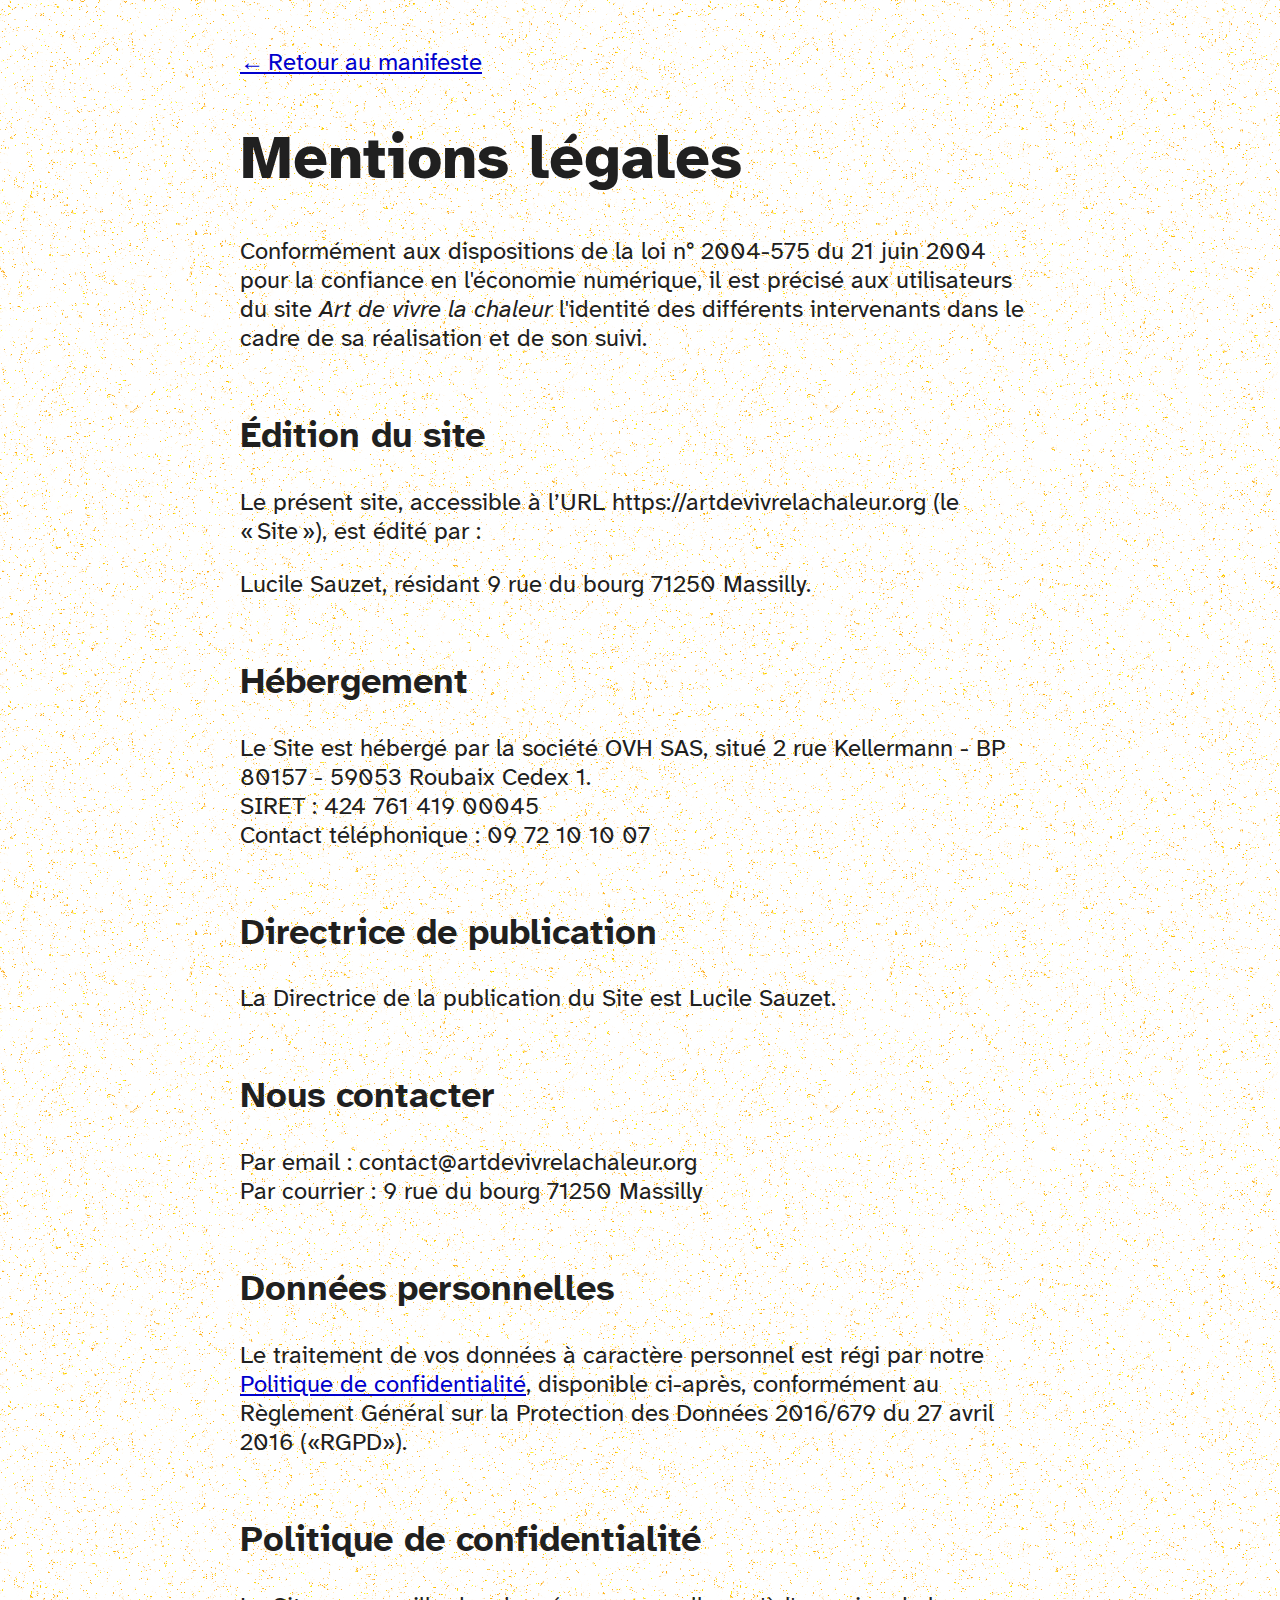
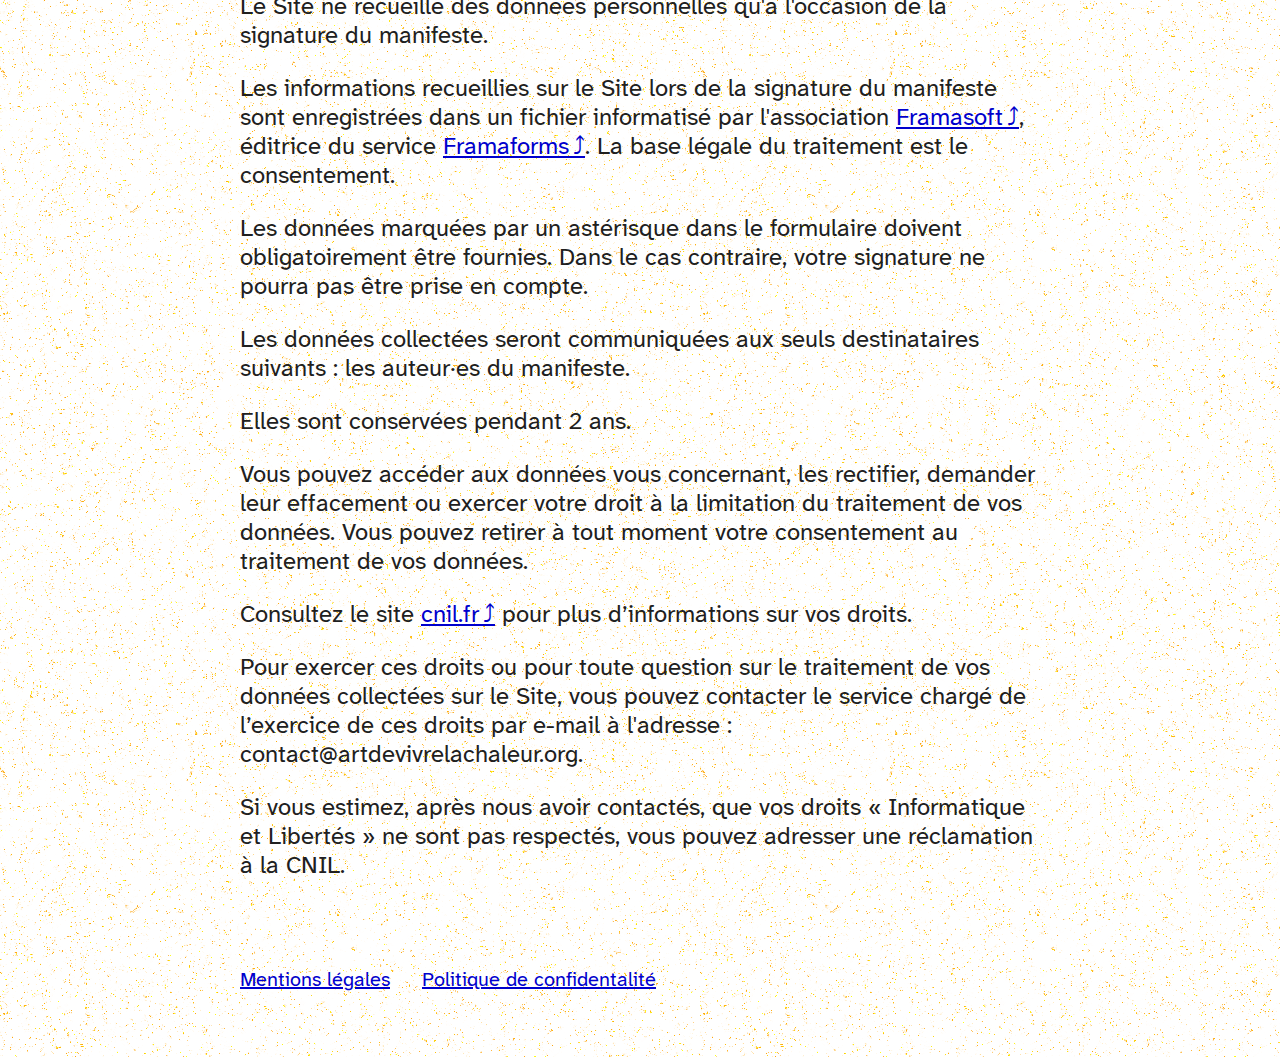
<file: ml.html>
<!DOCTYPE html>
<html lang="fr-fr">
  <head>
      <meta charset="UTF-8" />
      <title>Mentions légales</title>
      <meta name="viewport" content="width=device-width,initial-scale=1" />
      <meta name="description" content="Mentions légales - Manifeste pour un art de vivre la chaleur" />
      <meta name="robots" content="noindex, nofollow" />
      <link rel="stylesheet" type="text/css" href="ml.css" />
      <link rel="icon" href="https://artdevivrelachaleur.org/images/favicon.png">
  </head>
  <body>

    <header>
      <a href="/"><span aria-hidden="true">←&#x202F;</span>Retour au manifeste</a>
      <h1>Mentions légales</h1>
    </header>

    <main>
      <p>Conformément aux dispositions de la loi n° 2004-575 du 21 juin 2004 pour la confiance en l'économie numérique, il est précisé aux utilisateurs du site <em>Art de vivre la chaleur</em> l'identité des différents intervenants dans le cadre de sa réalisation et de son suivi.</p>

      <h2>Édition du site</h2>
      <p>Le présent site, accessible à l’URL https://artdevivrelachaleur.org (le «&#x202F;Site&#x202F;»), est édité par&nbsp;:</p>
      <p>Lucile Sauzet, résidant 9 rue du bourg 71250 Massilly.</p>

      <h2>Hébergement</h2>
      <p>Le Site est hébergé par la société OVH SAS, situé 2 rue Kellermann - BP 80157 - 59053 Roubaix Cedex 1. <br>SIRET&nbsp;: 424&nbsp;761&nbsp;419&nbsp;00045 <br>Contact téléphonique&nbsp;: 09&nbsp;72&nbsp;10&nbsp;10&nbsp;07</p>

      <h2>Directrice de publication</h2>
      <p>La Directrice de la publication du Site est Lucile Sauzet.</p>

      <h2>Nous contacter</h2>
      <p>Par email&nbsp;: contact@artdevivrelachaleur.org <br>Par courrier&nbsp;: 9 rue du bourg 71250 Massilly</p>

      <h2>Données personnelles</h2>
      <p>Le traitement de vos données à caractère personnel est régi par notre <a href="#Confidentialite">Politique de confidentialité</a>, disponible ci-après, conformément au Règlement Général sur la Protection des Données 2016/679 du 27 avril 2016 («RGPD»).</p>

      <h2 id="Confidentialite">Politique de confidentialité</h2>
      <p>Le Site ne recueille des données personnelles qu'à l'occasion de la signature du manifeste.</p>
      <p>Les informations recueillies sur le Site lors de la signature du manifeste sont enregistrées dans un fichier informatisé par l'association <a href="https://framasoft.org/fr/" target="_blank" title="Framasoft - Nouvelle fenêtre">Framasoft<span aria-hidden="true">&#x202F;⤴︎</span></a>, éditrice du service <a href="https://framaforms.org/abc/fr/" target="_blank" title="Framaforms - Nouvelle fenêtre">Framaforms<span aria-hidden="true">&#x202F;⤴︎</span></a>. La base légale du traitement est le consentement.</p>
      <p>Les données marquées par un astérisque dans le formulaire doivent obligatoirement être fournies. Dans le cas contraire, votre signature ne pourra pas être prise en compte.</p>
      <p>Les données collectées seront communiquées aux seuls destinataires suivants : les auteur·es du manifeste.</p>
      <p>Elles sont conservées pendant 2 ans.</p>
      <p>Vous pouvez accéder aux données vous concernant, les rectifier, demander leur effacement ou exercer votre droit à la limitation du traitement de vos données. Vous pouvez retirer à tout moment votre consentement au traitement de vos données.</p>
      <p>Consultez le site <a href="https://cnil.fr" target="_blank" title="cnil.fr - Nouvelle fenêtre">cnil.fr<span aria-hidden="true">&#x202F;⤴︎</span></a> pour plus d’informations sur vos droits.</p>
      <p>Pour exercer ces droits ou pour toute question sur le traitement de vos données collectées sur le Site, vous pouvez contacter le service chargé de l’exercice de ces droits par e-mail à l'adresse&nbsp;: contact@artdevivrelachaleur.org.</p>
      <p>Si vous estimez, après nous avoir contactés, que vos droits « Informatique et Libertés » ne sont pas respectés, vous pouvez adresser une réclamation à la CNIL.</p>
    </main>

    <footer>
      <small><a href="/ml.html">Mentions légales</a></small>
      <small><a href="/ml.html">Politique de confidentalité</a></small>
    </footer>

  </body>
</html>
</file>
<file: style.css>
@font-face {
    font-family: 'Atkinson';
    src:    url('font/AtkinsonHyperlegibleNext-ExtraBoldItalic.woff2') format('woff2');
    font-weight: 900;
    font-style: italic;
    font-display: swap;
}

@font-face {
    font-family: 'Atkinson';
    src:    url('font/AtkinsonHyperlegibleNext-ExtraBold.woff2') format('woff2');
    font-weight: 900;
    font-style: normal;
    font-display: swap;
}

@font-face {
    font-family: 'Atkinson';
    src:    url('font/AtkinsonHyperlegibleNext-BoldItalic.woff2') format('woff2');
    font-weight: bold;
    font-style: italic;
    font-display: swap;
}

@font-face {
    font-family: 'Atkinson';
    src:    url('font/AtkinsonHyperlegibleNext-Bold.woff2') format('woff2');
    font-weight: bold;
    font-style: normal;
    font-display: swap;
}

@font-face {
    font-family: 'Atkinson';
    src:    url('font/AtkinsonHyperlegibleNext-RegularItalic.woff2') format('woff2');
    font-weight: normal;
    font-style: italic;
    font-display: swap;
}

@font-face {
    font-family: 'Atkinson';
    src:    url('font/AtkinsonHyperlegibleNext-Regular.woff2') format('woff2');
    font-weight: normal;
    font-style: normal;
    font-display: swap;
}

html {
  background-image: url("data:image/svg+xml,%3Csvg xmlns='http://www.w3.org/2000/svg' version='1.1' xmlns:xlink='http://www.w3.org/1999/xlink' xmlns:svgjs='http://svgjs.dev/svgjs' viewBox='0 0 700 700' width='700' height='700'%3E%3Cdefs%3E%3Cfilter id='nnnoise-filter' x='-20%25' y='-20%25' width='140%25' height='140%25' filterUnits='objectBoundingBox' primitiveUnits='userSpaceOnUse' color-interpolation-filters='linearRGB'%3E%3CfeTurbulence type='turbulence' baseFrequency='0.05' numOctaves='4' seed='15' stitchTiles='stitch' x='0%25' y='0%25' width='100%25' height='100%25' result='turbulence'%3E%3C/feTurbulence%3E%3CfeSpecularLighting surfaceScale='19' specularConstant='1.9' specularExponent='20' lighting-color='%236d3b07' x='0%25' y='0%25' width='100%25' height='100%25' in='turbulence' result='specularLighting'%3E%3CfeDistantLight azimuth='3' elevation='1'%3E%3C/feDistantLight%3E%3C/feSpecularLighting%3E%3C/filter%3E%3C/defs%3E%3Crect width='700' height='700' fill='%23ffffffff'%3E%3C/rect%3E%3Crect width='700' height='700' fill='%236d3b07' filter='url(%23nnnoise-filter)'%3E%3C/rect%3E%3C/svg%3E");
}

body {
  max-width: 902px;
  margin: 0 auto;
  padding: 0 1rem;
  font-family: 'Atkinson', 'Arial';
  font-size: 1.25rem;
  color: rgb(32, 32, 32);

  @media (min-width: 820px) {
    font-size: 1.5rem;
  }
}

a {
  color: #6D3B07;
}

#manifeste {
  display: flex;
  flex-wrap: wrap;
  justify-content: space-between;
  padding-top: 0;

  @media (min-width: 820px) {
    padding-right: 80px;
    padding-top: 2rem;
  }
}

header {
  width: 100%;

  @media (min-width: 924px) {
    max-width: 640px;
    margin-left: auto;
    margin-right: 0;
    padding-right: 80px;
  }
}

nav {
  max-width: 140px;
  margin-right: 2rem;
  margin-bottom: 2rem;
  align-self: flex-start;

  @media (min-width: 924px) {
    position: sticky;
    top: 2rem;
    left: 0;
  }
}

nav ol {
  margin: 0 0 2rem 0;
  padding: 2rem 0 1rem 0;
  list-style: none;
  border-top: solid;
  border-bottom: solid;

  @media (min-width: 924px) {
    margin: 0;
    padding: 0;
    border-top: none;
    border-bottom: none;
    border-right: solid;
  }
}

nav li {
  margin-bottom: 1rem;

  @media (min-width: 924px) {
    display: flex;
    justify-content: flex-end;
  }
}

nav li:last-child {
  margin-bottom: 1.25rem;
}

nav a {
  text-decoration: none;
  padding-right: 1rem;
}

nav .button {
  color: white;
  background-color: #6D3B07;
  border: 3px solid #6D3B07;
  padding: 0.625rem 1.375rem 0.375rem 1.375rem;
  font-size: 0.875rem;
  text-transform: uppercase;

  @media (min-width: 924px) {
    font-size: 1rem;
    margin-left: 1rem;
  }
}

nav .button:hover, nav .button:focus {
  color: #6D3B07;
  background-color: white;
}

nav .decompte {
  font-size: 1rem;
  margin-left: 0rem;
  margin-top: 1rem;

  @media (min-width: 924px) {
    margin-left: 1.25rem;
  }
}

main {
  max-width: 640px;
}

main p:first-child {
  margin-top: 0;
}

h1 {
  font-size: 3rem;
  font-weight: 900;
  padding-top: 2rem;
  margin-top: 0;
  max-width: min(480px, 90%);

  @media (min-width: 820px) {
    font-size: 4rem;
    padding-top: 6rem;
  }
}

h2 {
  padding-top: 2rem;
}

h3 {
  font-size: 1.5rem;
}

.authors {
  padding: 0;
  list-style: none;
}

.author {
  margin-bottom: 2rem;
}

.author h3 {
  margin: 0;
}

.author p {
  margin: 0;
}

#formulaire {
  height: 1420px;
  background-color: white;

  @media (min-width: 360px) {
    height: 1364px;
  }

  @media (min-width: 375px) {
    height: 1300px;
  }

  @media (min-width: 410px) {
    height: 1260px;
  }

  @media (min-width: 480px) {
    height: 1180px;
  }

  @media (min-width: 600px) {
    height: 1120px;
  }

  @media (min-width: 670px) {
    height: 980px;
  }
}

#signataires .update {
  font-size: 1rem;
}

#signataires h3 {
  font-size: 1.25rem;
}

#signataires li {
  font-size: 1rem;
  margin-bottom: 1rem;
}

#references p {
  font-size: 1rem;
}

footer {
  padding: 4rem 0;
  display: flex;
  flex-wrap: wrap;
  column-gap: 2rem;
  row-gap: 1rem;
}
</file>
<file: ml.css>
@font-face {
    font-family: 'Atkinson';
    src:    url('font/AtkinsonHyperlegibleNext-ExtraBoldItalic.woff2') format('woff2');
    font-weight: 900;
    font-style: italic;
    font-display: swap;
}

@font-face {
    font-family: 'Atkinson';
    src:    url('font/AtkinsonHyperlegibleNext-ExtraBold.woff2') format('woff2');
    font-weight: 900;
    font-style: normal;
    font-display: swap;
}

@font-face {
    font-family: 'Atkinson';
    src:    url('font/AtkinsonHyperlegibleNext-BoldItalic.woff2') format('woff2');
    font-weight: bold;
    font-style: italic;
    font-display: swap;
}

@font-face {
    font-family: 'Atkinson';
    src:    url('font/AtkinsonHyperlegibleNext-Bold.woff2') format('woff2');
    font-weight: bold;
    font-style: normal;
    font-display: swap;
}

@font-face {
    font-family: 'Atkinson';
    src:    url('font/AtkinsonHyperlegibleNext-RegularItalic.woff2') format('woff2');
    font-weight: normal;
    font-style: italic;
    font-display: swap;
}

@font-face {
    font-family: 'Atkinson';
    src:    url('font/AtkinsonHyperlegibleNext-Regular.woff2') format('woff2');
    font-weight: normal;
    font-style: normal;
    font-display: swap;
}

html {
  background-image: url("data:image/svg+xml,%3Csvg xmlns='http://www.w3.org/2000/svg' version='1.1' xmlns:xlink='http://www.w3.org/1999/xlink' xmlns:svgjs='http://svgjs.dev/svgjs' viewBox='0 0 700 700' width='700' height='700' opacity='1'%3E%3Cdefs%3E%3Cfilter id='nnnoise-filter' x='-20%25' y='-20%25' width='140%25' height='140%25' filterUnits='objectBoundingBox' primitiveUnits='userSpaceOnUse' color-interpolation-filters='linearRGB'%3E%3CfeTurbulence type='turbulence' baseFrequency='0.05' numOctaves='4' seed='15' stitchTiles='stitch' x='0%25' y='0%25' width='100%25' height='100%25' result='turbulence'%3E%3C/feTurbulence%3E%3CfeSpecularLighting surfaceScale='40' specularConstant='3' specularExponent='20' lighting-color='%23fda408' x='0%25' y='0%25' width='100%25' height='100%25' in='turbulence' result='specularLighting'%3E%3CfeDistantLight azimuth='3' elevation='163'%3E%3C/feDistantLight%3E%3C/feSpecularLighting%3E%3C/filter%3E%3C/defs%3E%3Crect width='700' height='700' fill='%23ffffff'%3E%3C/rect%3E%3Crect width='700' height='700' fill='%23fda408' filter='url(%23nnnoise-filter)'%3E%3C/rect%3E%3C/svg%3E");
}

body {
  max-width: 800px;
  margin: 0 auto;
  padding: 0 1rem;
  font-family: 'Atkinson', 'Arial';
  font-size: 1.25rem;
  color: rgb(32, 32, 32);

  @media (min-width: 820px) {
    font-size: 1.5rem;
  }
}

a {
  color: mediumblue;
}

header {
  padding-top: 3rem;
}

h1 {
  font-size: 2.5em;
  font-weight: 900;
  padding-top: 3rem;
  margin-top: 0;
}

h2 {
  padding-top: 2rem;
}

h3 {
  font-size: 1.5rem;
}

footer {
  padding: 4rem 0;
  display: flex;
  flex-wrap: wrap;
  column-gap: 2rem;
  row-gap: 1rem;
}
</file>
